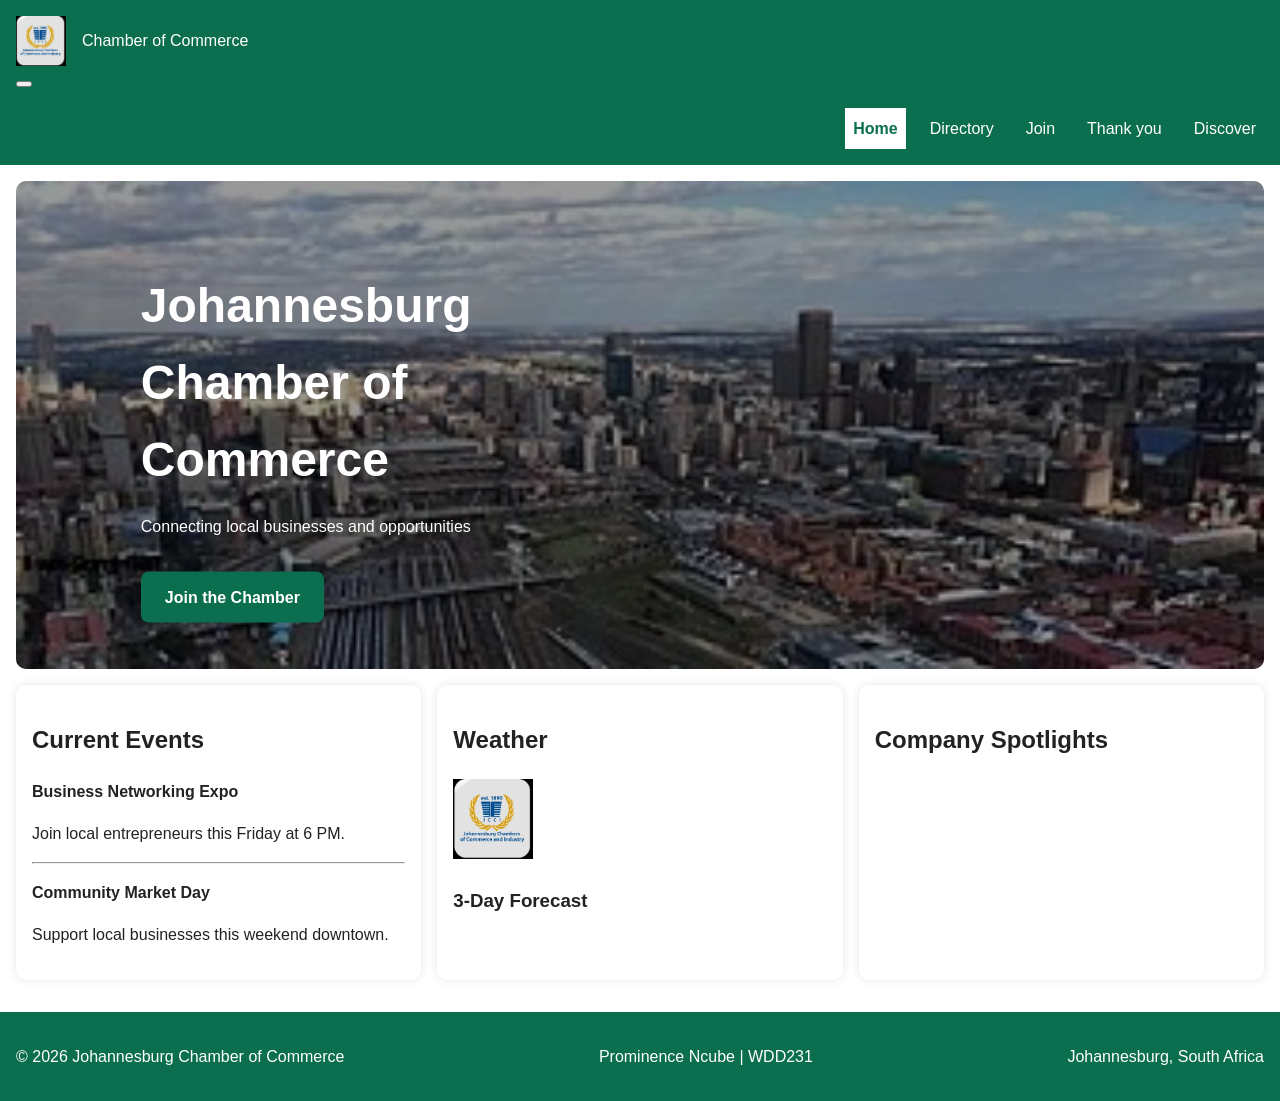
<file: chamber/index.html>
<!DOCTYPE html>
<html lang="en">

<head>
    <meta charset="UTF-8">
    <meta name="viewport" content="width=device-width, initial-scale=1.0">

    <title>Home | Johannesburg Chamber of Commerce</title>

    <meta name="description"
        content="Discover local businesses, events, weather updates, and community opportunities through the Chamber of Commerce website.">

    <meta name="author" content="Prominence Ncube">

    <!-- Open Graph Meta Tags -->
    <meta property="og:title"
        content="Johannesburg Chamber of Commerce Community Hub">

    <meta property="og:description"
        content="Discover local businesses, upcoming events, weather updates, and community opportunities through our Chamber of Commerce website.">

    <meta property="og:image"
        content="https://promella.github.io/wdd231/chamber/images/hero.webp">

    <meta property="og:url"
        content="https://promella.github.io/wdd231/chamber/">

    <meta property="og:type" content="website">

    <!-- Google Fonts -->
    <link rel="preconnect" href="https://fonts.googleapis.com">
    <link rel="preconnect" href="https://fonts.gstatic.com" crossorigin>

    <link href="https://fonts.googleapis.com/css2?family=Roboto:wght@300;400;700&display=swap"
        rel="stylesheet">

    <!-- Favicon -->
    <link rel="icon" href="images/favicon.ico">

    <link rel="stylesheet" href="styles/small.css">
    <link rel="stylesheet" href="styles/larger.css">

    <script src="scripts/home.js" defer></script>
</head>

<body>

    <header>
        <div class="logo">
            <img src="images/logo.webp" alt="Chamber Logo">
            <span>Chamber of Commerce</span>
        </div>

       <button id="menu" aria-label="Open navigation menu"></button>

       <nav class="navigation" aria-label="Main Navigation">
            <a href="index.html" class="active">Home</a>
            <a href="directory.html">Directory</a>
            <a href="join.html">Join</a>
            <a href="thankyou.html">Thank you</a>
            <a href="discover.html">Discover</a>
        </nav>
    </header>

    <main>

       <section class="hero">

    <img src="images/hero.webp"
        alt="City skyline representing the Chamber of Commerce community" loading="lazy">

    <div class="hero-overlay"></div>

    <div class="hero-text">
    <h1>Johannesburg Chamber of Commerce</h1>
    <p>Connecting local businesses and opportunities</p>

        <a href="join.html" class="cta-button">
            Join the Chamber
        </a>
    </div>

</section>

        <!-- HOME GRID -->
        <div class="home-grid">

            <!-- EVENTS -->
            <section class="card">
                <h2>Current Events</h2>

                <p><strong>Business Networking Expo</strong></p>
                <p>Join local entrepreneurs this Friday at 6 PM.</p>

                <hr>

                <p><strong>Community Market Day</strong></p>
                <p>Support local businesses this weekend downtown.</p>
            </section>

            <!-- WEATHER -->
            <section class="card weather-card">
                <h2>Weather</h2>

                <div class="weather-info">
                    <img id="weather-icon" src="images/logo.webp" alt="Weather icon">
                    <p id="current-temp"></p>
                    <p id="weather-desc"></p>
                </div>
                <h3>3-Day Forecast</h3>

                <div id="forecast"></div>
            </section>

            <!-- SPOTLIGHTS -->
            <section class="card spotlight-card">
                <h2>Company Spotlights</h2>

                <div id="spotlights"></div>
            </section>

        </div>

    </main>

   <footer>
    <p>&copy; 2026 Johannesburg Chamber of Commerce</p>
    <p>Prominence Ncube | WDD231</p>
    <p>Johannesburg, South Africa</p>
</footer>
</body>

</html>
</file>
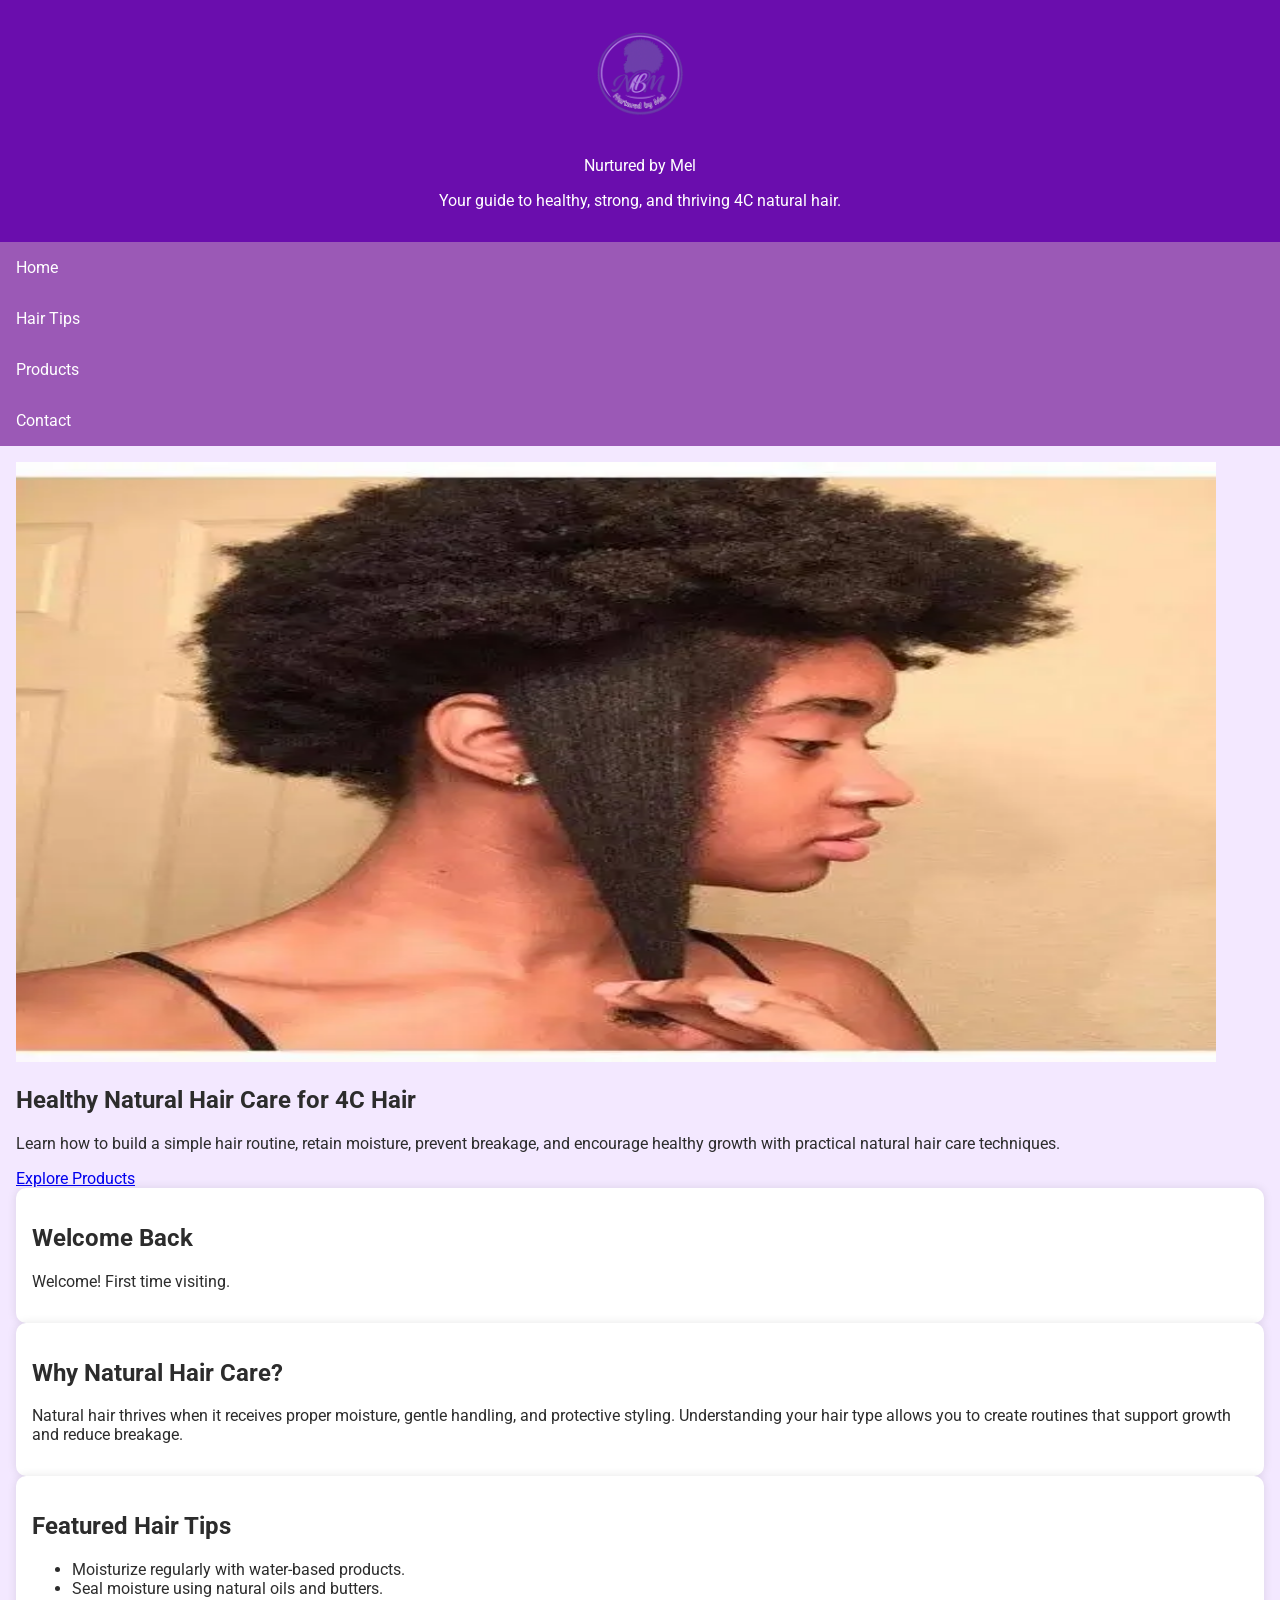
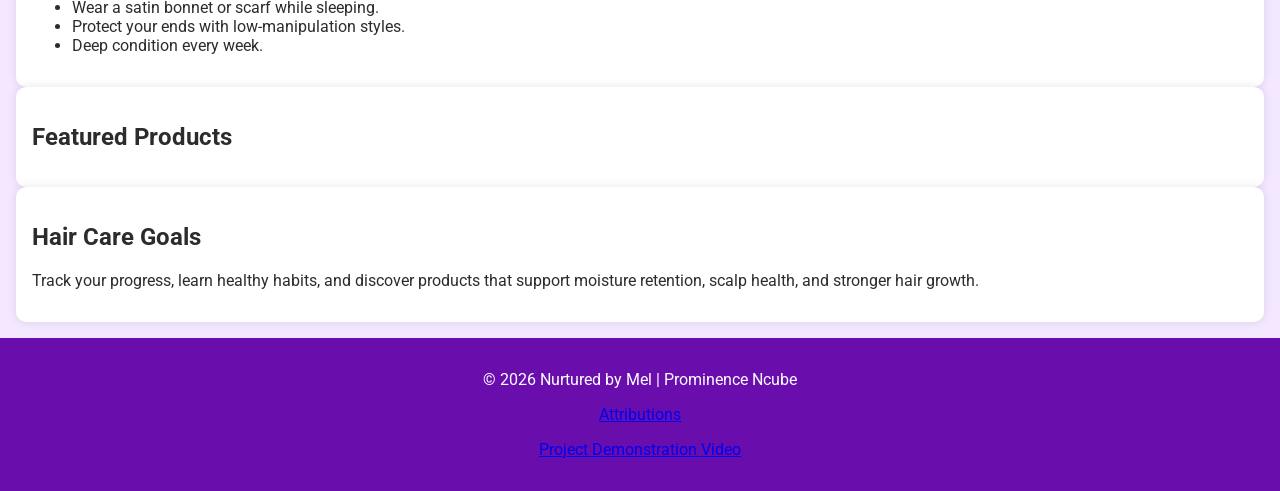
<file: final/index.html>
<!DOCTYPE html>
<html lang="en">
<head>
    <meta charset="UTF-8">
    <meta name="viewport" content="width=device-width, initial-scale=1.0">

    <title>Nurtured by Mel | Natural Hair Care for 4C Hair</title>

    <meta name="description"
        content="Nurtured by Mel provides hair care tips, routines, and trusted product recommendations to help maintain healthy and thriving 4C natural hair.">

    <meta name="author" content="Prominence Ncube">

    <!-- Open Graph -->
    <meta property="og:title"
        content="Nurtured by Mel - Natural Hair Care for 4C Hair">

    <meta property="og:description"
        content="Discover hair care tips, moisturizing routines, protective styles, and trusted products designed to support healthy 4C natural hair growth.">

    <meta property="og:image"
        content="https://promella.github.io/wdd231/final/images/logo.webp">

    <meta property="og:url"
        content="https://promella.github.io/wdd231/final/">

    <meta property="og:type" content="website">

    <link rel="icon" href="images/favicon.ico">

    <!-- Google Fonts -->
    <link rel="preconnect" href="https://fonts.googleapis.com">
    <link rel="preconnect" href="https://fonts.gstatic.com" crossorigin>

    <link
        href="https://fonts.googleapis.com/css2?family=Poppins:wght@400;600&family=Roboto:wght@400;500&display=swap"
        rel="stylesheet">

    <!-- CSS -->
    <link rel="stylesheet" href="styles/base.css">
    <link rel="stylesheet" href="styles/larger.css">

    <!-- JavaScript -->
    <script type="module" src="scripts/home.js"></script>
</head>

<body>

<header>
    <img
        src="images/logo.webp"
        alt="Nurtured by Mel natural hair care logo"
        width="120"
        height="120"
        loading="lazy">

    <div class="branding">
        <p class="site-name">Nurtured by Mel</p>
        <p>Your guide to healthy, strong, and thriving 4C natural hair.</p>
    </div>

    <button
        id="menuBtn"
        aria-label="Open navigation menu"
        aria-expanded="false">
        ☰
    </button>
</header>

<nav id="navMenu">
    <a href="index.html" class="active">Home</a>
    <a href="tips.html">Hair Tips</a>
    <a href="products.html">Products</a>
    <a href="contact.html">Contact</a>
</nav>

<main>

    <section class="hero">
        <img
            src="images/hero.webp"
            alt="Woman with healthy natural 4C hair"
            width="1200"
            height="600">

        <div class="hero-content">
            <h1>Healthy Natural Hair Care for 4C Hair</h1>

            <p>
                Learn how to build a simple hair routine, retain moisture,
                prevent breakage, and encourage healthy growth with
                practical natural hair care techniques.
            </p>

            <a href="products.html" class="button">
                Explore Products
            </a>
        </div>
    </section>

    <section class="card">
        <h2>Welcome Back</h2>

        <p id="visit-msg">
            Welcome to Nurtured by Mel. We are happy to help you
            on your natural hair journey.
        </p>
    </section>

    <section class="card">
        <h2>Why Natural Hair Care?</h2>

        <p>
            Natural hair thrives when it receives proper moisture,
            gentle handling, and protective styling. Understanding
            your hair type allows you to create routines that support
            growth and reduce breakage.
        </p>
    </section>

    <section class="card">
        <h2>Featured Hair Tips</h2>

        <ul>
            <li>Moisturize regularly with water-based products.</li>
            <li>Seal moisture using natural oils and butters.</li>
            <li>Wear a satin bonnet or scarf while sleeping.</li>
            <li>Protect your ends with low-manipulation styles.</li>
            <li>Deep condition every week.</li>
        </ul>
    </section>

    <section class="card">
        <h2>Featured Products</h2>

        <div id="featured-products">
            <!-- Generated by JavaScript from products.json -->
        </div>
    </section>

    <section class="card">
        <h2>Hair Care Goals</h2>

        <p>
            Track your progress, learn healthy habits, and discover
            products that support moisture retention, scalp health,
            and stronger hair growth.
        </p>
    </section>

</main>

<footer>
    <p>&copy; 2026 Nurtured by Mel | Prominence Ncube</p>

    <p>
        <a href="attributions.html">Attributions</a>
    </p>

    <p>
        <a
            href="https://www.youtube.com/"
            target="_blank"
            rel="noopener noreferrer">
            Project Demonstration Video
        </a>
    </p>
</footer>

</body>
</html>
</file>
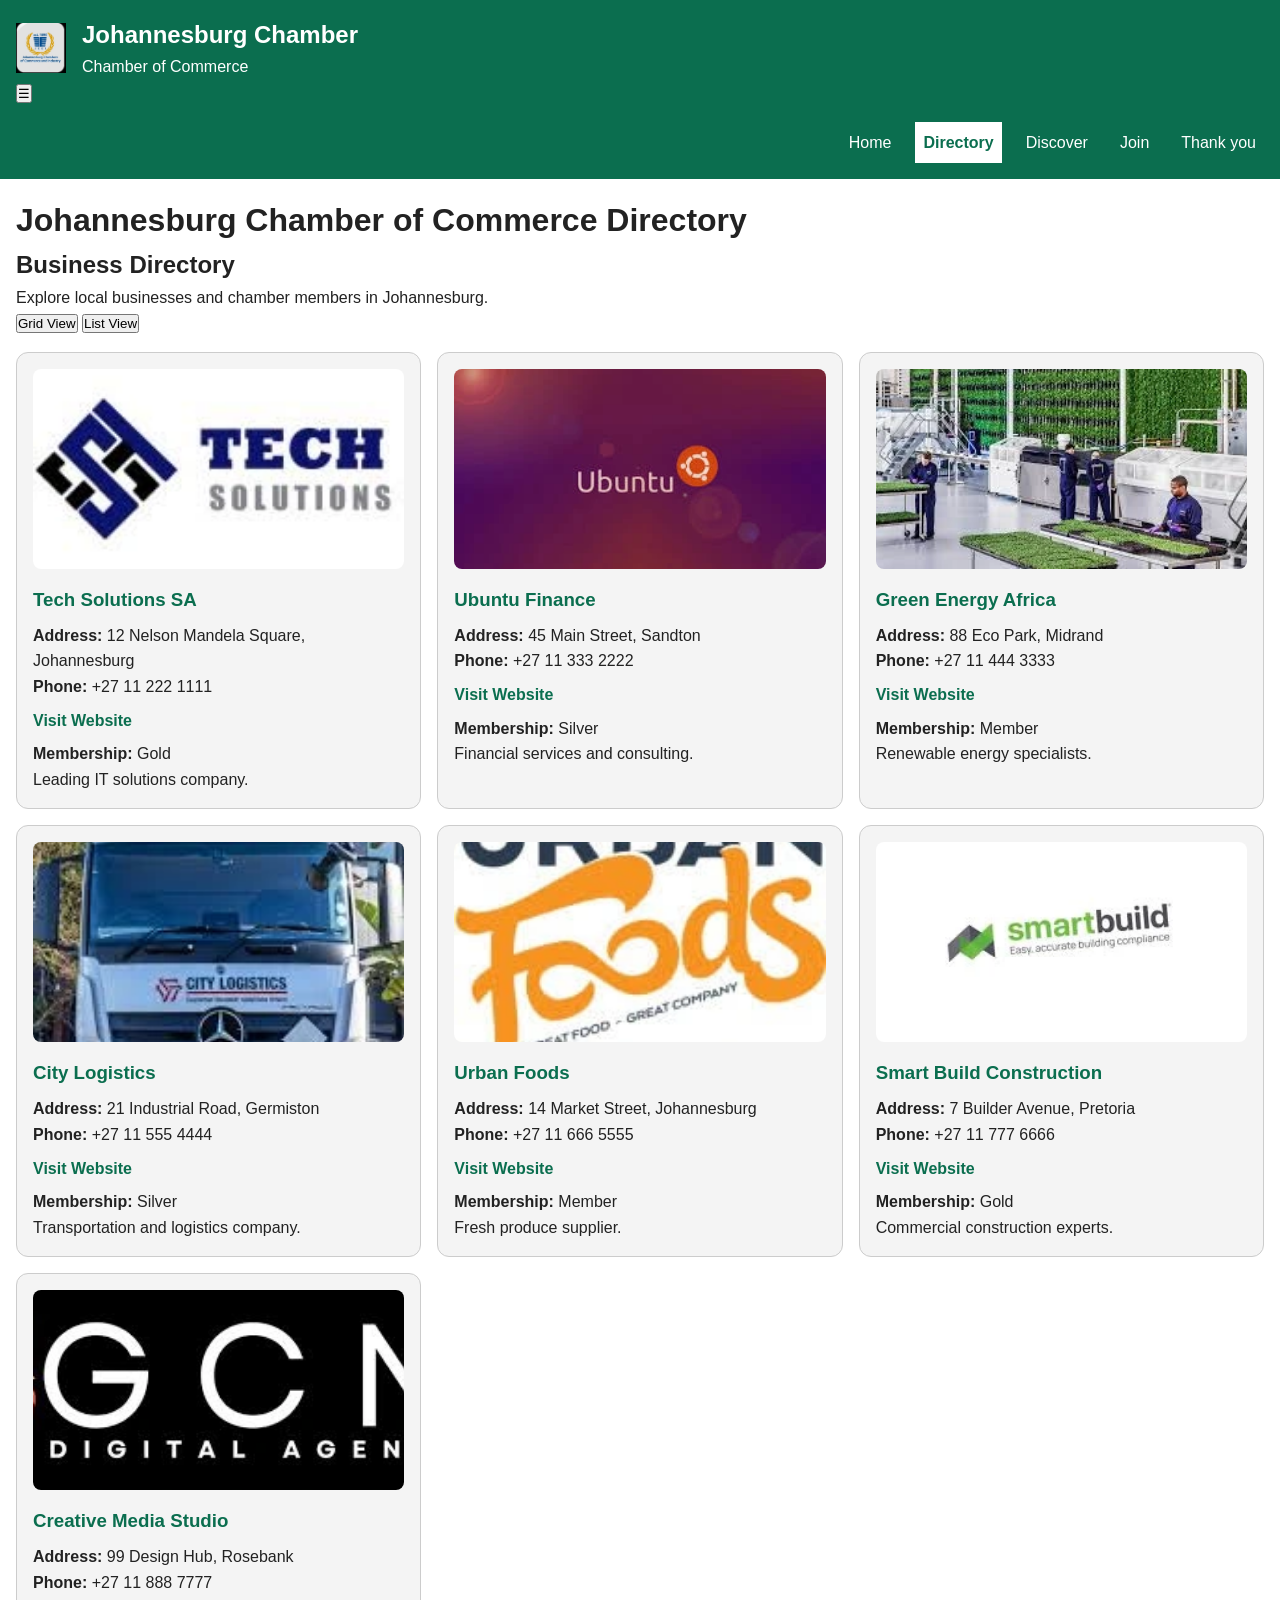
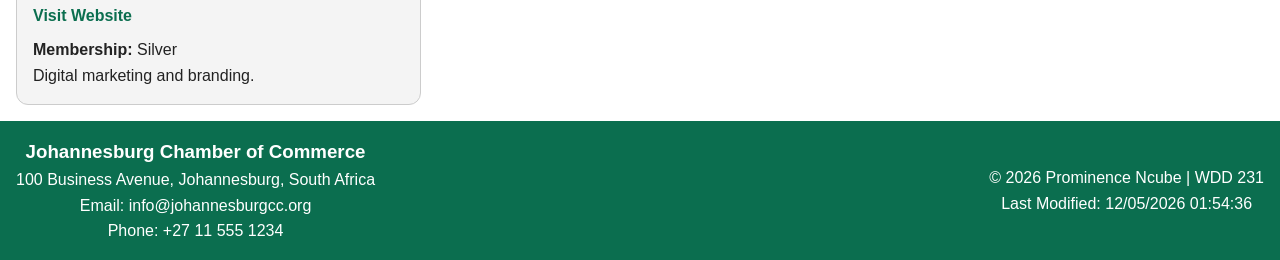
<file: chamber/directory.html>
<!DOCTYPE html>
<html lang="en">
<head>

    <meta charset="UTF-8">

    <meta name="viewport" content="width=device-width, initial-scale=1.0">

    <title>Johannesburg Chamber of Commerce Business Directory</title>

    <meta name="description"
        content="Official business directory for the Johannesburg Chamber of Commerce. Discover verified local businesses, services, and chamber members in Johannesburg.">

    <meta name="author" content="Prominence Ncube">

    <!-- Google Fonts -->
    <link rel="preconnect" href="https://fonts.googleapis.com">
    <link rel="preconnect" href="https://fonts.gstatic.com" crossorigin>
    <link href="https://fonts.googleapis.com/css2?family=Roboto:wght@300;400;700&display=swap" rel="stylesheet">

    <!-- Favicon -->
    <link rel="icon" href="images/favicon.ico">

    <!-- Open Graph Meta Tags -->
    <meta property="og:title"
        content="Johannesburg Chamber of Commerce Business Directory">

    <meta property="og:description"
        content="Discover verified local businesses, services, and trusted chamber members in Johannesburg. Connect, grow, and explore opportunities.">

    <meta property="og:image"
        content="https://promella.github.io/wdd231/chamber/images/johannesburg.skyline.2017.jpg">

    <meta property="og:url"
        content="https://promella.github.io/wdd231/chamber/directory.html">

    <meta property="og:type" content="website">

    <!-- CSS -->
    <link rel="stylesheet" href="styles/normalize.css">
    <link rel="stylesheet" href="styles/small.css">
    <link rel="stylesheet" href="styles/larger.css">

    <!-- JavaScript -->
    <script src="scripts/directory.js" defer></script>

</head>

<body>

    <header>

        <div class="logo">

            <img src="images/logo.webp"
                alt="Johannesburg Chamber Logo"
                width="60"
                height="60">

            <div>
                <h2>Johannesburg Chamber</h2>
                <p>Chamber of Commerce</p>
            </div>

        </div>

        <button id="menu" aria-label="Open Navigation Menu">
            ☰
        </button>

        <nav class="navigation">

            <a href="index.html">Home</a>

            <a href="directory.html" class="active">Directory</a>

            <a href="discover.html">Discover</a>

            <a href="join.html">Join</a>
            <a href="thankyou.html">Thank you</a>
        </nav>

    </header>

    <main>

        <h1>Johannesburg Chamber of Commerce Directory</h1>

        <section class="directory-header">

            <h2>Business Directory</h2>

            <p>
                Explore local businesses and chamber members in Johannesburg.
            </p>

        </section>

        <div class="view-buttons">

            <button id="gridBtn">Grid View</button>

            <button id="listBtn">List View</button>

        </div>

        <section id="members" class="grid">
            <!-- JavaScript loads business cards here -->
        </section>

    </main>

    <footer>

        <div class="footer-info">

            <h3>Johannesburg Chamber of Commerce</h3>

            <p>100 Business Avenue, Johannesburg, South Africa</p>

            <p>Email: info@johannesburgcc.org</p>

            <p>Phone: +27 11 555 1234</p>

        </div>

        <div class="footer-dev">

            <p>
                &copy;
                <span id="year"></span>
                Prominence Ncube | WDD 231
            </p>

            <p id="lastModified"></p>

        </div>

    </footer>

</body>
</html>
</file>
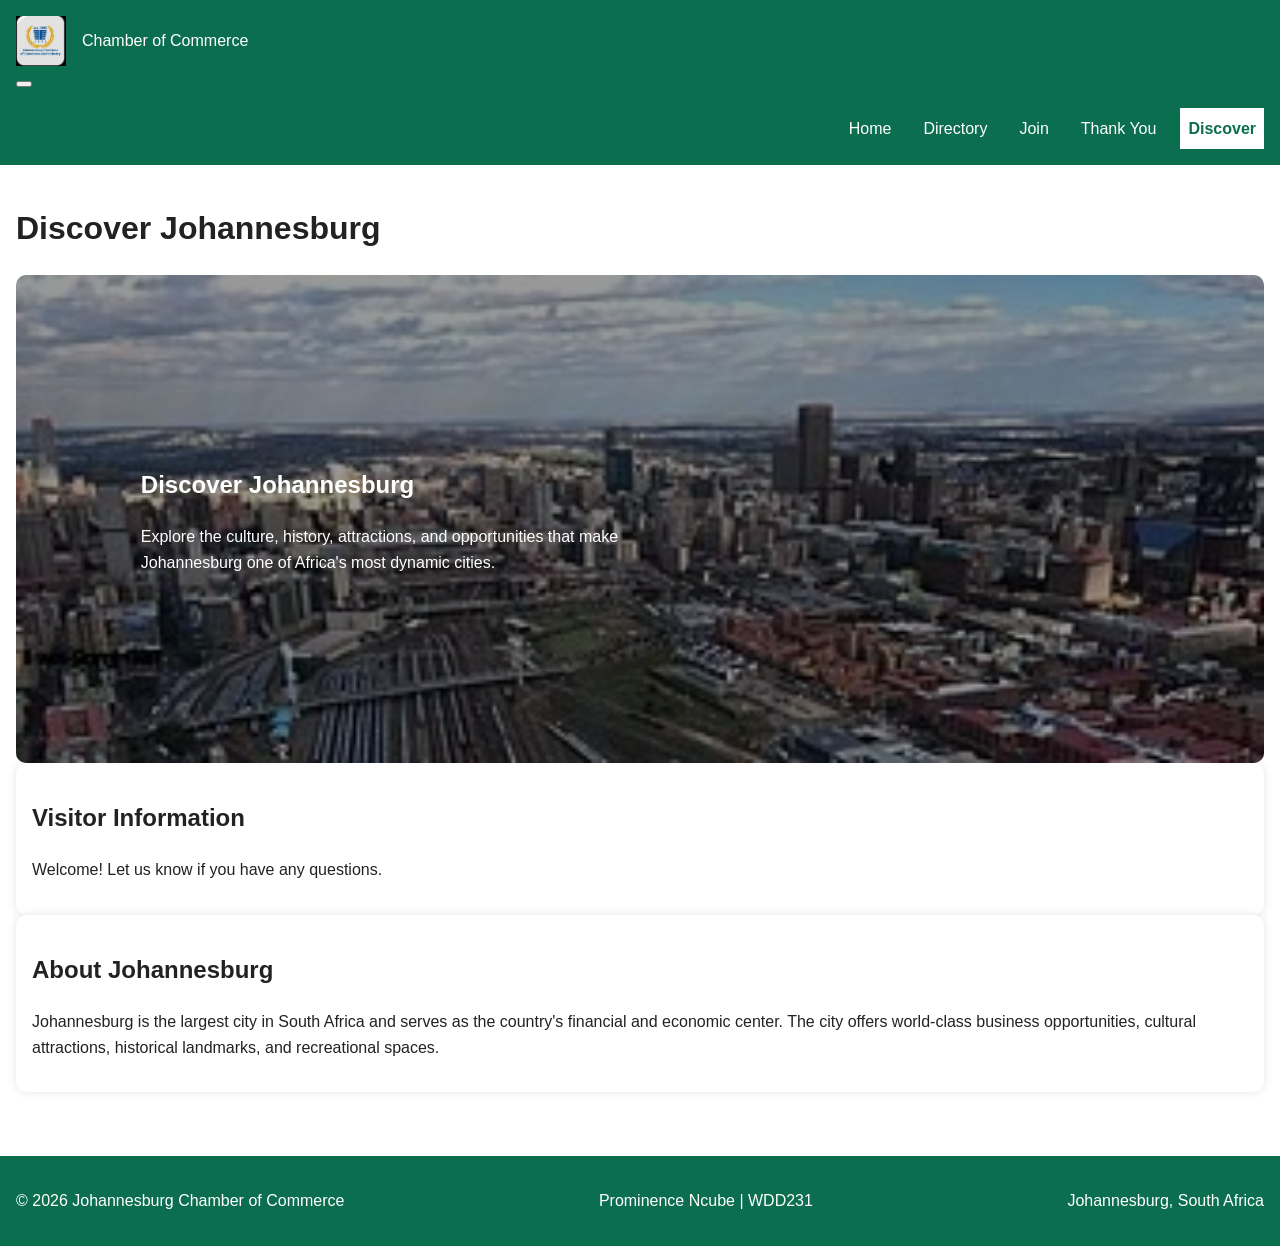
<file: chamber/discover.html>
<!DOCTYPE html>

<html lang="en">

<head>
    <meta charset="UTF-8">
    <meta name="viewport" content="width=device-width, initial-scale=1.0">


    <title>Discover | Johannesburg Chamber of Commerce</title>

    <meta name="description"
        content="Discover attractions, landmarks, history, culture, and opportunities in Johannesburg, South Africa.">

    <meta name="author" content="Prominence Ncube">

    <!-- Open Graph Meta Tags -->
    <meta property="og:title"
        content="Discover Johannesburg | Chamber of Commerce">

    <meta property="og:description"
        content="Explore attractions, landmarks, history, and culture in Johannesburg.">

    <meta property="og:image"
        content="https://promella.github.io/wdd231/chamber/images/hero.webp">

    <meta property="og:url"
        content="https://promella.github.io/wdd231/chamber/discover.html">

    <meta property="og:type" content="website">

    <!-- Google Fonts -->
    <link rel="preconnect" href="https://fonts.googleapis.com">
    <link rel="preconnect" href="https://fonts.gstatic.com" crossorigin>

    <link href="https://fonts.googleapis.com/css2?family=Roboto:wght@300;400;700&display=swap"
        rel="stylesheet">

    
    <link rel="icon" href="images/favicon.ico">

   
    <link rel="stylesheet" href="styles/small.css">
    <link rel="stylesheet" href="styles/larger.css">

    <link rel="stylesheet" href="styles/discover.css">

    
    <script src="scripts/home.js" defer></script>

   
    <script type="module" src="scripts/discover.js" defer></script>

 </head>

<body>


<header>
    <div class="logo">
        <img src="images/logo.webp" alt="Chamber Logo">
        <span>Chamber of Commerce</span>
    </div>

    <button id="menu" aria-label="Open navigation menu"></button>

    <nav class="navigation" aria-label="Main Navigation">
        <a href="index.html">Home</a>
        <a href="directory.html">Directory</a>
        <a href="join.html">Join</a>
        <a href="thankyou.html">Thank You</a>
        <a href="discover.html" class="active">Discover</a>
    </nav>
</header>

<main>

    <h1>Discover Johannesburg</h1>
    
    <section class="hero">

        <img src="images/hero.webp"alt="Johannesburg skyline"
     width="1200"
     height="600"
     loading="lazy">

        <div class="hero-overlay"></div>

        <div class="hero-text">
            <h2>Discover Johannesburg</h2>

            <p>
                Explore the culture, history, attractions,
                and opportunities that make Johannesburg one
                of Africa's most dynamic cities.
            </p>
        </div>

    </section>

    <section class="card visit-message">
        <h2>Visitor Information</h2>
        <p id="visitor-message">
            Welcome! Let us know if you have any questions.
        </p>
    </section>

    <section class="card">
        <h2>About Johannesburg</h2>

        <p>
            Johannesburg is the largest city in South Africa and
            serves as the country's financial and economic center.
            The city offers world-class business opportunities,
            cultural attractions, historical landmarks, and
            recreational spaces.
        </p>
    </section>
<section
    id="discover-grid"
    class="discover-grid"
    aria-label="Johannesburg places of interest">
</section>
</main>

<footer>
    <p>&copy; 2026 Johannesburg Chamber of Commerce</p>
    <p>Prominence Ncube | WDD231</p>
    <p>Johannesburg, South Africa</p>
</footer>


</body>

</html>
</file>
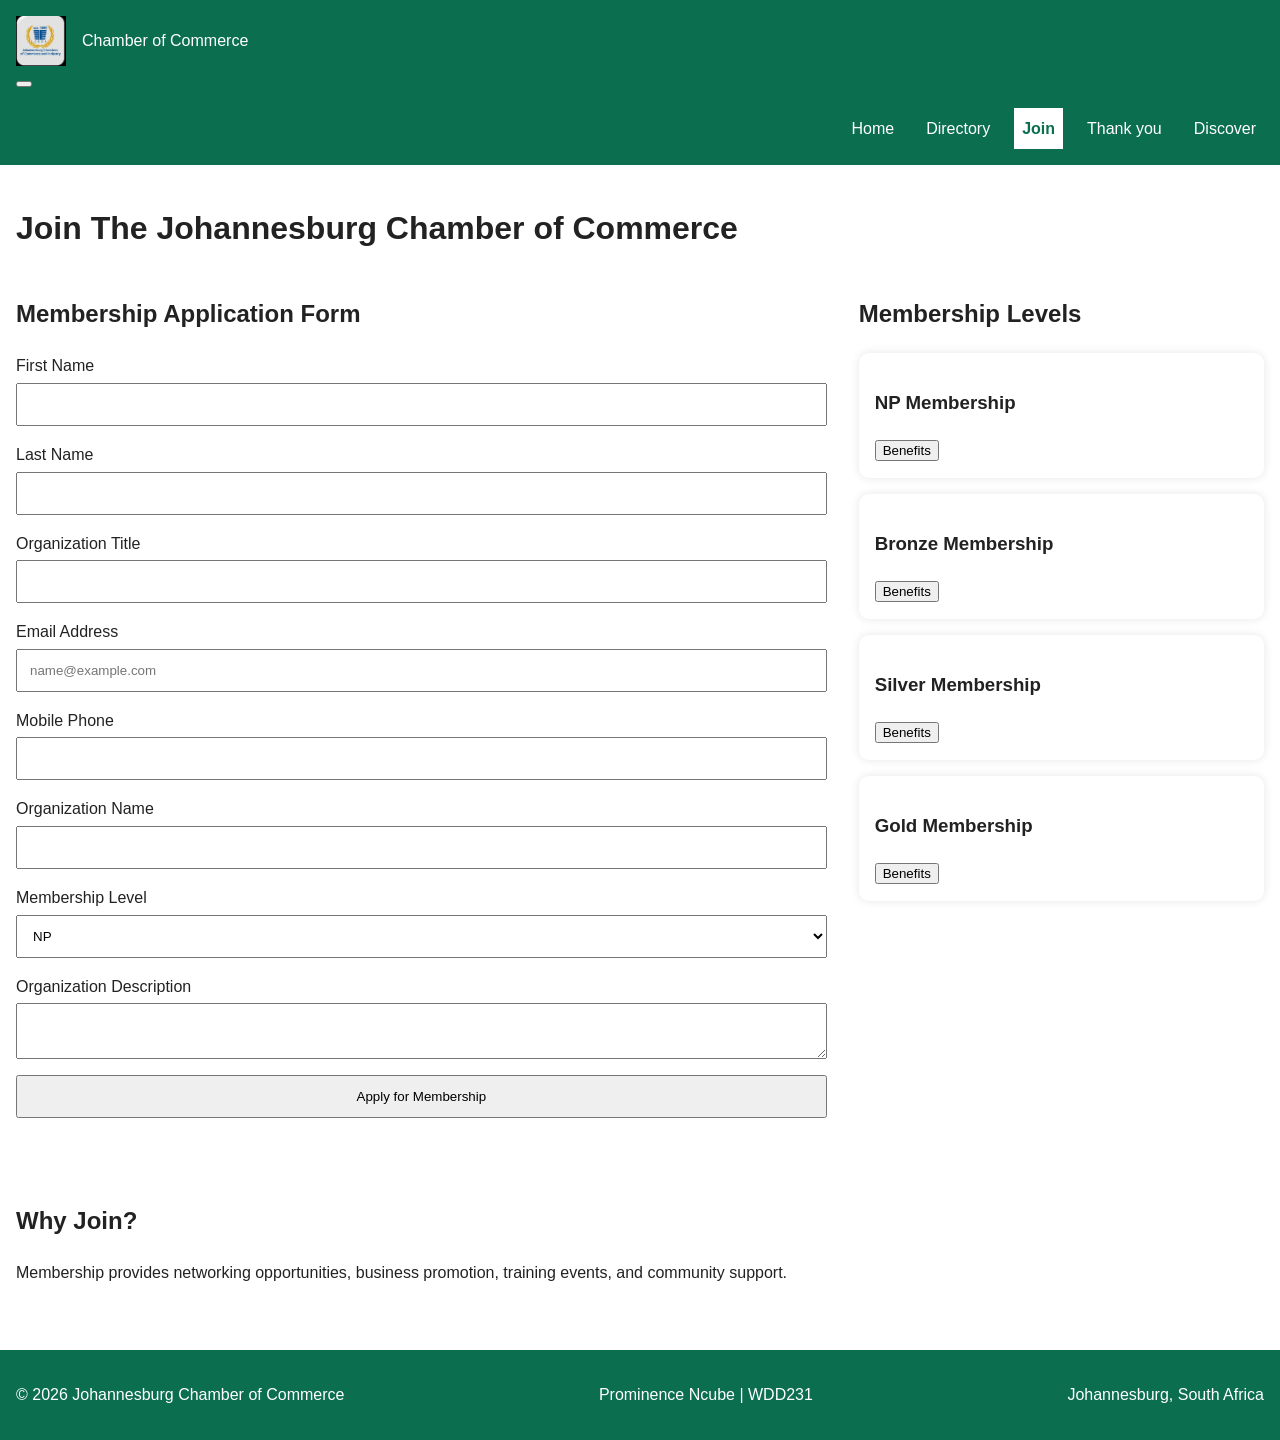
<file: chamber/join.html>
<!DOCTYPE html>
<html lang="en">
<head>
<meta charset="UTF-8">
<meta name="viewport" content="width=device-width, initial-scale=1.0">

<title>Join The Johannesburg Chamber of Commerce</title>

<meta name="description" content="Join the Johannesburg Chamber of Commerce to access networking events, business support, training, and growth opportunities.">
<meta name="author" content="Prominence Ncube">

<!-- Open Graph -->
<meta property="og:title" content="Join Johannesburg Chamber of Commerce Membership">
<meta property="og:description" content="Apply for membership and unlock networking, business growth, and exclusive chamber opportunities in Johannesburg.">
<meta property="og:image" content="https://promella.github.io/wdd231/chamber/images/johannesburg.skyline.2017.jpg">
<meta property="og:url" content="https://promella.github.io/wdd231/chamber/join.html">

<!-- Fonts -->
<link rel="preconnect" href="https://fonts.googleapis.com">
<link rel="preconnect" href="https://fonts.gstatic.com" crossorigin>
<link href="https://fonts.googleapis.com/css2?family=Roboto:wght@300;400;700&display=swap" rel="stylesheet">

<!-- Favicon -->
<link rel="icon" href="images/favicon.ico">

<link rel="stylesheet" href="styles/small.css">
<link rel="stylesheet" href="styles/larger.css">

<script src="scripts/join.js" defer></script>
</head>

<body>

<header>
    <div class="logo">
        <img src="images/logo.webp" alt="Chamber Logo">
        <span>Chamber of Commerce</span>
    </div>

    <button id="menu" aria-label="Open navigation menu"></button>

    <nav class="navigation">
        <a href="index.html">Home</a>
        <a href="directory.html">Directory</a>
        <a href="join.html" class="active">Join</a>
        <a href="thankyou.html">Thank you</a>
        <a href="discover.html">Discover</a>
    </nav>
</header>

<main>

<h1>Join The Johannesburg Chamber of Commerce</h1>

<div class="join-container">

    <!-- FORM -->
    <section class="application-form">
        <h2>Membership Application Form</h2>

        <form method="get" action="thankyou.html">

           <label>
                First Name
                <input 
                    type="text" 
                    name="fname" 
                    autocomplete="given-name" 
                    title="Enter your first name"
                    required
                >
            </label>

            <label>
                Last Name
                <input 
                    type="text" 
                    name="lname" 
                    autocomplete="family-name" 
                    title="Enter your last name"
                    required
                >
            </label>
                        <label>
                Organization Title
                <input
                    type="text"
                    name="organization-title"
                    autocomplete="organization-title"
                    pattern="^[A-Za-z\s\-]{7,100}$"
                    title="Only letters, hyphens, spaces and minimum length 7 characters"
                    required
                >
            </label>
            <label>
                Email Address
                <input 
                    type="email"
                    name="email"
                    autocomplete="email"
                    placeholder="name@example.com"
                    title="Enter a valid email address"
                    required
                >
            </label>

            <label>
                Mobile Phone
                <input 
                    type="tel"
                    name="phone"
                    autocomplete="tel"
                    title="Enter your mobile phone number"
                    required
                >
            </label>

            <label>
                    Organization Name
                    <input 
                        type="text" 
                        name="organization" 
                        autocomplete="organization"
                        title="Enter your organization name"
                        required
                    >
            </label>
           

            <label>
                Membership Level
                <select name="membership">
                    <option value="np">NP</option>
                    <option value="bronze">Bronze</option>
                    <option value="silver">Silver</option>
                    <option value="gold">Gold</option>
                </select>
            </label>

            <label>
                Organization Description
                <textarea name="description" title="Describe your organization"></textarea>
            </label>

            <input type="hidden" id="timestamp" name="timestamp">

            <input type="submit" value="Apply for Membership">

        </form>
    </section>

    <!-- MEMBERSHIP LEVELS -->
    <section class="membership-levels">
        <h2>Membership Levels</h2>

        <div class="membership-cards">

            <div class="card membership-card">
                <h3>NP Membership</h3>
                <button type="button" data-modal="npModal">Benefits</button>
            </div>

            <div class="card membership-card">
                <h3>Bronze Membership</h3>
                <button type="button" data-modal="bronzeModal">Benefits</button>
            </div>

            <div class="card membership-card">
                <h3>Silver Membership</h3>
                <button type="button" data-modal="silverModal">Benefits</button>
            </div>

            <div class="card membership-card">
                <h3>Gold Membership</h3>
                <button type="button" data-modal="goldModal">Benefits</button>
            </div>

        </div>
    </section>

    <!-- INFO -->
    <section class="membership-info">
        <h2>Why Join?</h2>
        <p>
            Membership provides networking opportunities,
            business promotion, training events, and community support.
        </p>
    </section>

</div>

<!-- MODALS -->
<dialog id="npModal">
    <h2>NP Membership</h2>
    <p>No fee. Community networking opportunities.</p>
    <button type="button" class="close-modal">Close</button>
</dialog>

<dialog id="bronzeModal">
    <h2>Bronze Membership</h2>
    <p>Event discounts and directory listing.</p>
    <button type="button" class="close-modal">Close</button>
</dialog>

<dialog id="silverModal">
    <h2>Silver Membership</h2>
    <p>Advertising opportunities and training events.</p>
    <button type="button" class="close-modal">Close</button>
</dialog>

<dialog id="goldModal">
    <h2>Gold Membership</h2>
    <p>Premium spotlight advertising and VIP networking.</p>
    <button type="button" class="close-modal">Close</button>
</dialog>

</main>

<footer>
<p>&copy; 2026 Johannesburg Chamber of Commerce</p>
<p>Prominence Ncube | WDD231</p>
<p>Johannesburg, South Africa</p>
</footer>

</body>
</html>
</file>
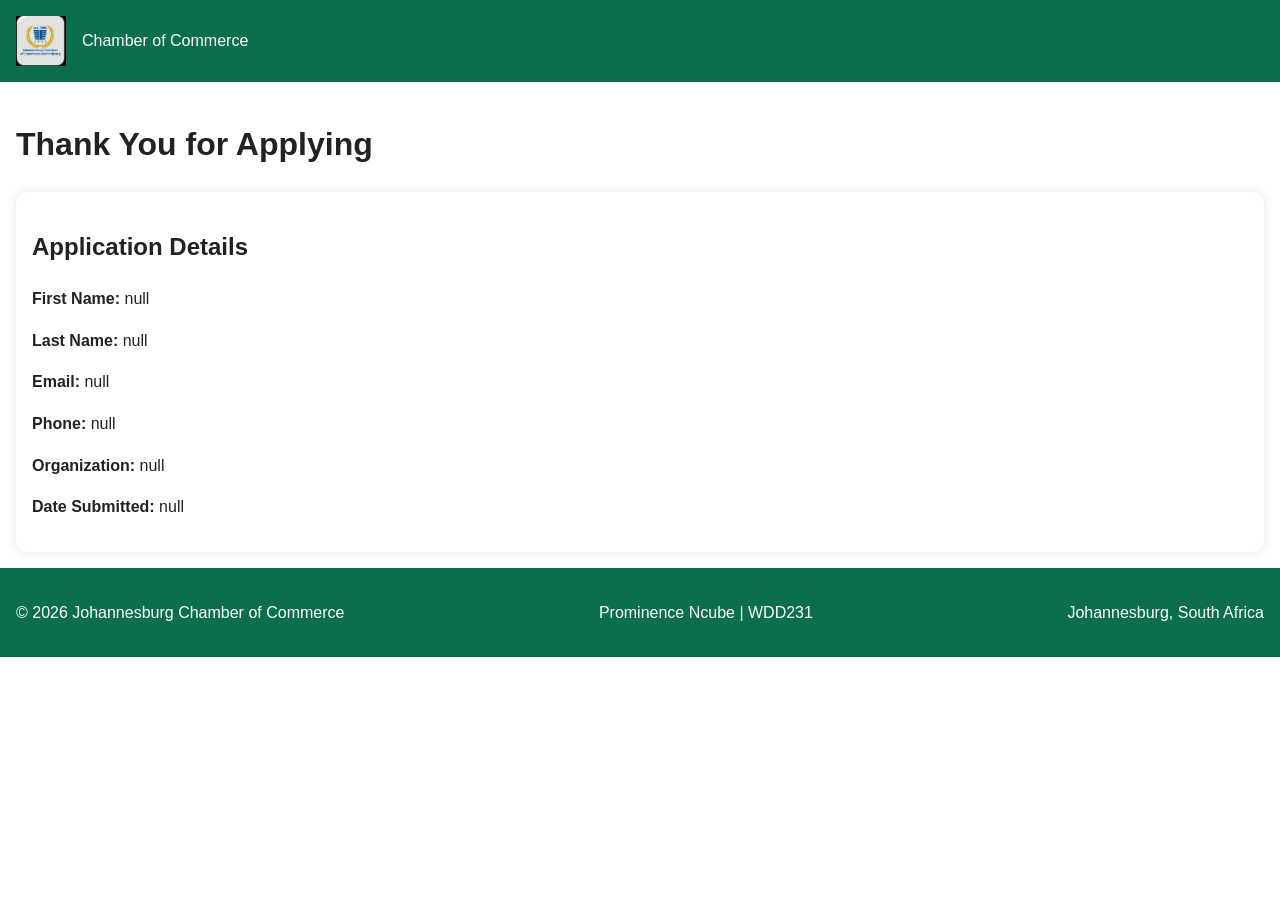
<file: chamber/thankyou.html>
<!DOCTYPE html>

<html lang="en">

<head>
        <meta charset="UTF-8">
        <meta name="viewport" content="width=device-width, initial-scale=1.0">


    <title>Thank You | Johannesburg Chamber of Commerce</title>

    <meta name="description"
        content="Thank you for submitting your membership application to the Johannesburg Chamber of Commerce.">

    <meta name="author" content="Prominence Ncube">

    <link rel="icon" href="images/favicon.ico">

    <link rel="stylesheet" href="styles/small.css">
    <link rel="stylesheet" href="styles/larger.css">

    <script src="scripts/thankyou.js" defer></script>


</head>

<body>


<header>
    <div class="logo">
        <img src="images/logo.webp"
            alt="Chamber Logo"
            width="50"
            height="50">

        <span>Chamber of Commerce</span>
    </div>
</header>

<main>

    <h1>Thank You for Applying</h1>

    <section class="card">

        <h2>Application Details</h2>

        <div id="results"></div>

    </section>

</main>

<footer>
    <p>&copy; 2026 Johannesburg Chamber of Commerce</p>
    <p>Prominence Ncube | WDD231</p>
    <p>Johannesburg, South Africa</p>
</footer>


</body>

</html>
</file>
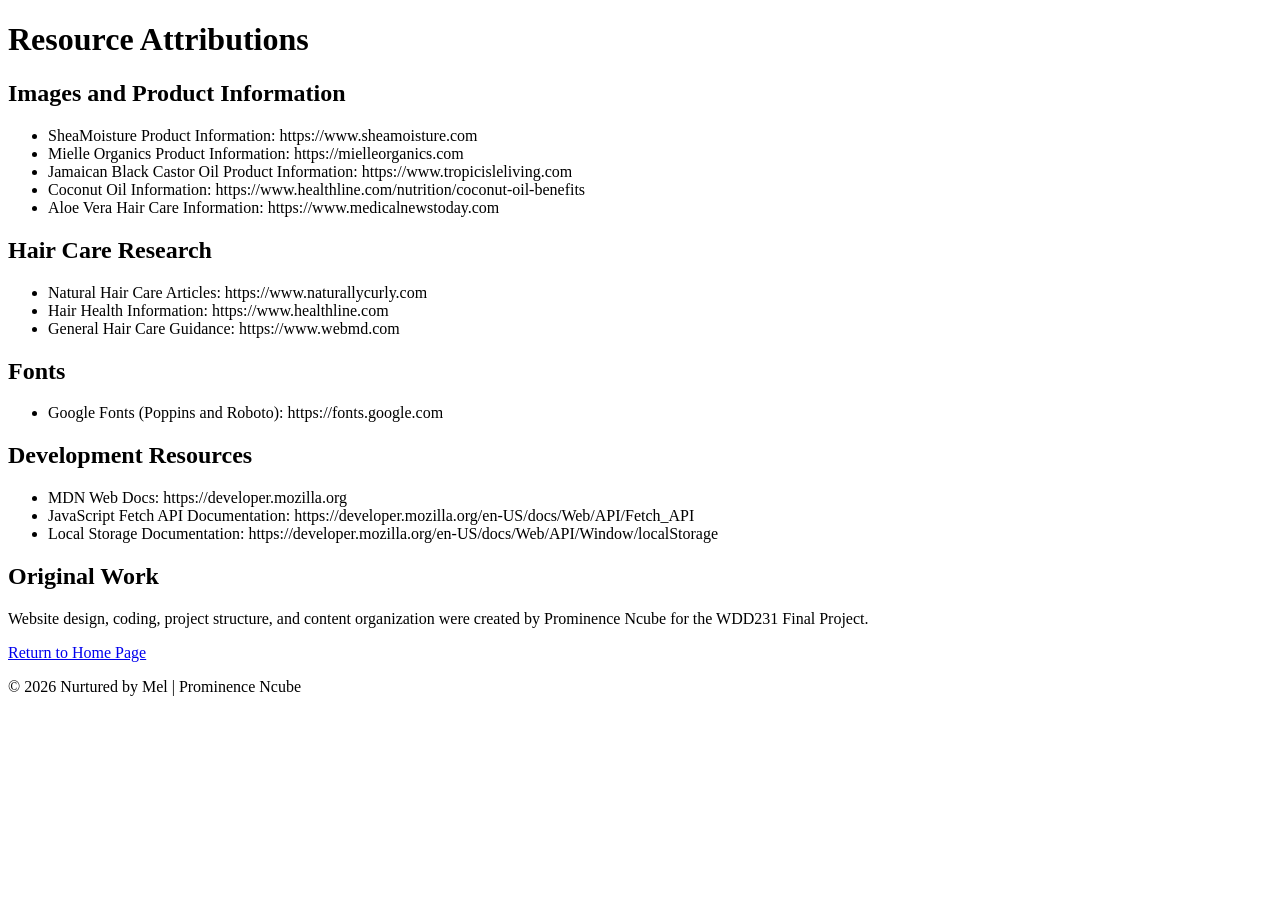
<file: final/attributions.html>
<!DOCTYPE html>
<html lang="en">
<head>
    <meta charset="UTF-8">
    <meta name="viewport" content="width=device-width, initial-scale=1.0">

    <title>Attributions | Nurtured by Mel</title>

    <meta name="description" content="Sources and attributions for content, images, and resources used in the Nurtured by Mel website project.">
    <meta name="author" content="Prominence Ncube">

    <link rel="icon" href="images/favicon.ico">
</head>
<body>

<header>
    <h1>Resource Attributions</h1>
</header>

<main>

    <section>
        <h2>Images and Product Information</h2>

        <ul>
            <li>
                SheaMoisture Product Information:
                https://www.sheamoisture.com
            </li>

            <li>
                Mielle Organics Product Information:
                https://mielleorganics.com
            </li>

            <li>
                Jamaican Black Castor Oil Product Information:
                https://www.tropicisleliving.com
            </li>

            <li>
                Coconut Oil Information:
                https://www.healthline.com/nutrition/coconut-oil-benefits
            </li>

            <li>
                Aloe Vera Hair Care Information:
                https://www.medicalnewstoday.com
            </li>
        </ul>
    </section>

    <section>
        <h2>Hair Care Research</h2>

        <ul>
            <li>
                Natural Hair Care Articles:
                https://www.naturallycurly.com
            </li>

            <li>
                Hair Health Information:
                https://www.healthline.com
            </li>

            <li>
                General Hair Care Guidance:
                https://www.webmd.com
            </li>
        </ul>
    </section>

    <section>
        <h2>Fonts</h2>

        <ul>
            <li>
                Google Fonts (Poppins and Roboto):
                https://fonts.google.com
            </li>
        </ul>
    </section>

    <section>
        <h2>Development Resources</h2>

        <ul>
            <li>
                MDN Web Docs:
                https://developer.mozilla.org
            </li>

            <li>
                JavaScript Fetch API Documentation:
                https://developer.mozilla.org/en-US/docs/Web/API/Fetch_API
            </li>

            <li>
                Local Storage Documentation:
                https://developer.mozilla.org/en-US/docs/Web/API/Window/localStorage
            </li>
        </ul>
    </section>

    <section>
        <h2>Original Work</h2>

        <p>
            Website design, coding, project structure, and content organization
            were created by Prominence Ncube for the WDD231 Final Project.
        </p>
    </section>

</main>

<footer>
    <p>
        <a href="index.html">Return to Home Page</a>
    </p>

    <p>&copy; 2026 Nurtured by Mel | Prominence Ncube</p>
</footer>

</body>
</html>
</file>
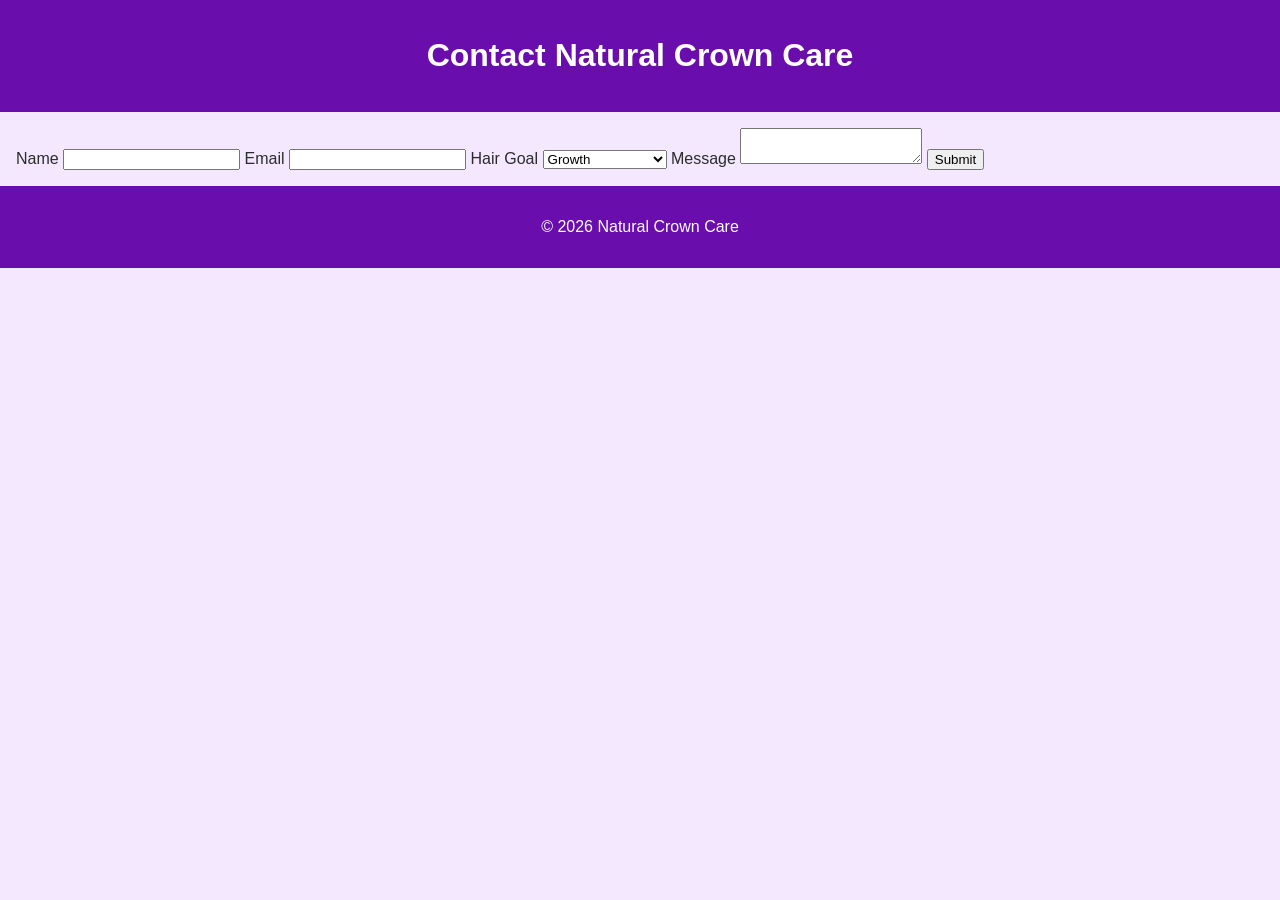
<file: final/contact.html>
<!DOCTYPE html>
<html lang="en">
<head>
<meta charset="UTF-8">
<meta name="viewport"
content="width=device-width, initial-scale=1.0">

<title>Contact Us</title>

<meta name="description"
content="Contact Natural Crown Care">

<meta name="author"
content="Prominence Ncube">

<link rel="stylesheet"
href="styles/base.css">
</head>

<body>

<header>
<h1>Contact Natural Crown Care</h1>
</header>

<main>

<form action="thankyou.html"
method="get">

<label>
Name
<input type="text"
name="name"
required>
</label>

<label>
Email
<input type="email"
name="email"
required>
</label>

<label>
Hair Goal

<select name="goal">

<option>Growth</option>

<option>Moisture</option>

<option>Length Retention</option>

</select>

</label>

<label>
Message

<textarea
name="message"></textarea>

</label>

<input type="submit"
value="Submit">

</form>

</main>

<footer>
<p>&copy; 2026 Natural Crown Care</p>
</footer>

</body>
</html>
</file>
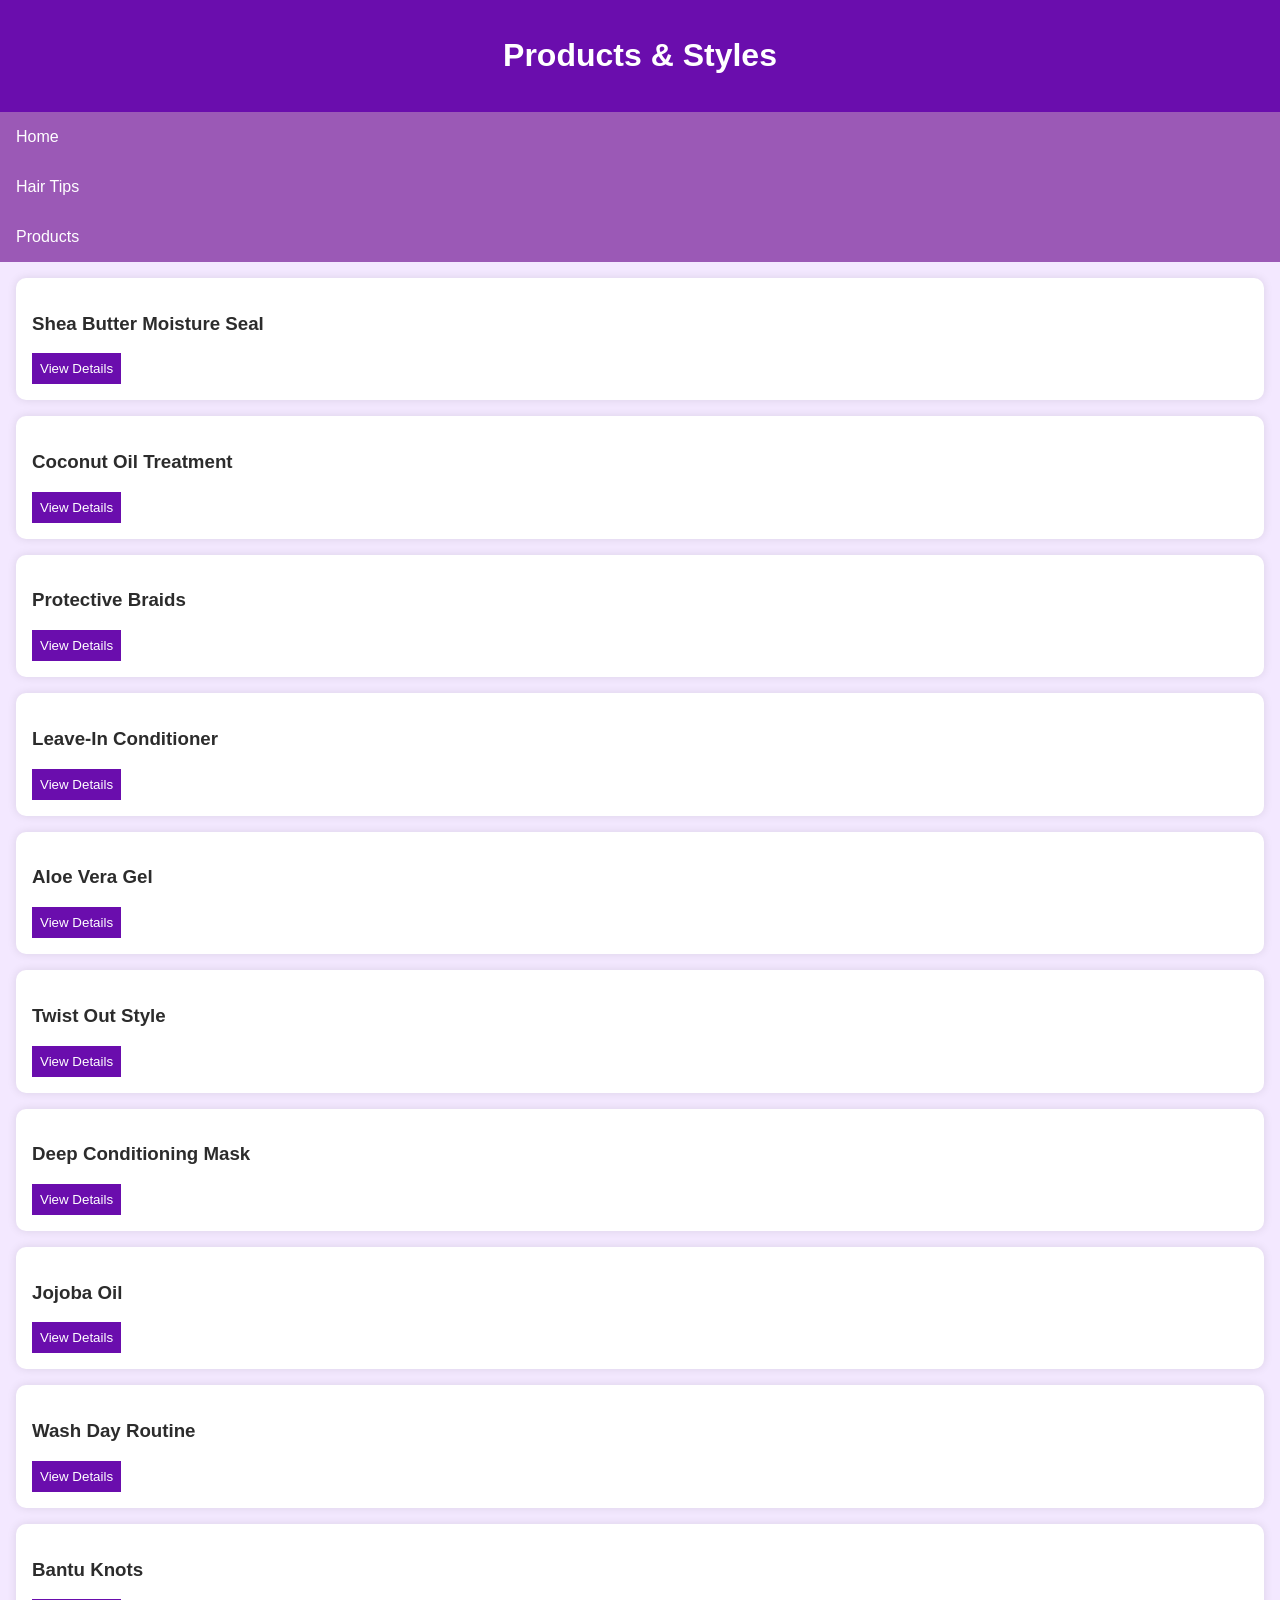
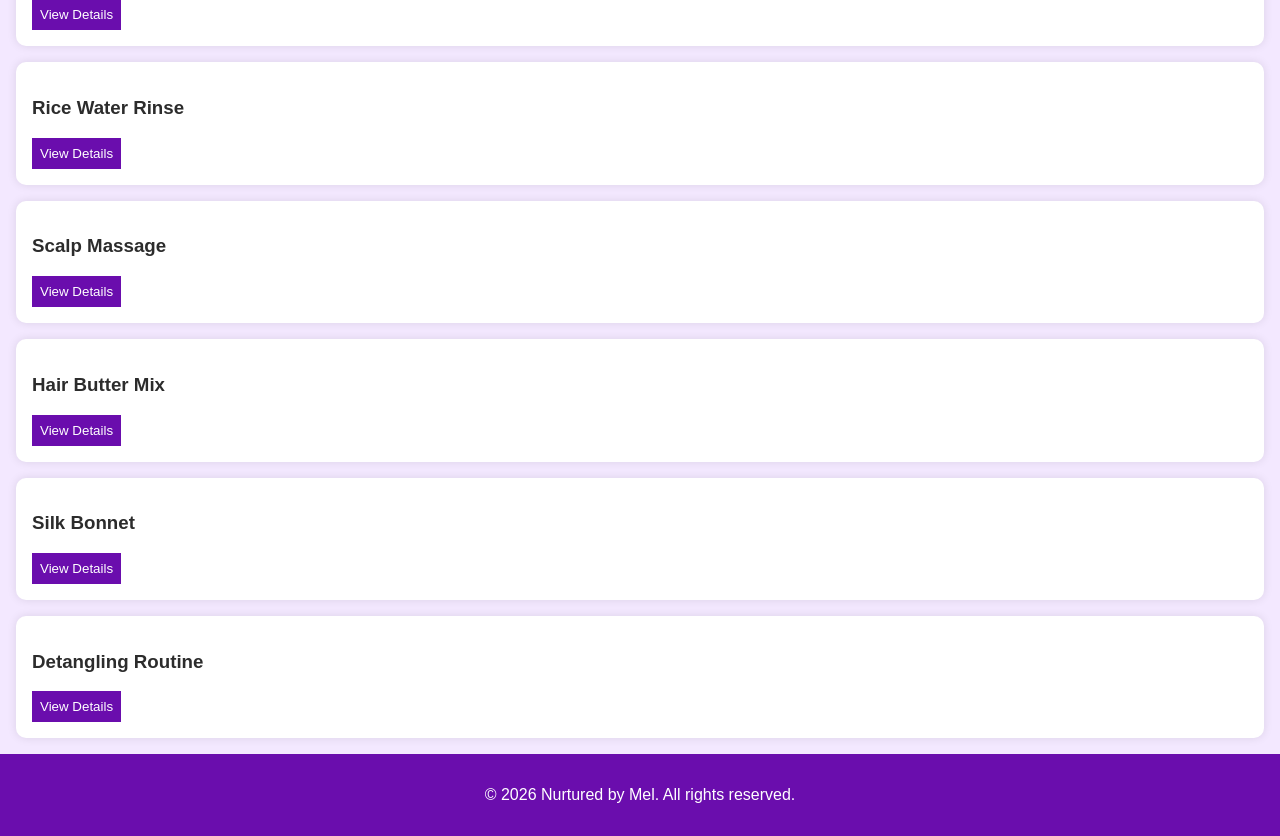
<file: final/products.html>
<!DOCTYPE html>
<html lang="en">
<head>
<meta charset="UTF-8">
<title>Products & Styles</title>
<link rel="icon" href="images/favicon.ico">

<link rel="stylesheet" href="styles/base.css">
<script type="module" src="scripts/products.js"></script>
</head>

<body>

<header><h1>Products & Styles</h1></header>

<nav>
    <a href="index.html">Home</a>
    <a href="tips.html">Hair Tips</a>
    <a href="products.html">Products</a>
</nav>

<main>
    <div id="products" class="grid"></div>

    
    <dialog id="modal">
        <h2 id="m-title"></h2>
        <p id="m-text"></p>
        <button id="close">Close</button>
    </dialog>
</main>

</body>
<footer>
    <p>&copy; 2026 Nurtured by Mel. All rights reserved.</p>
</footer>
</html>
</file>
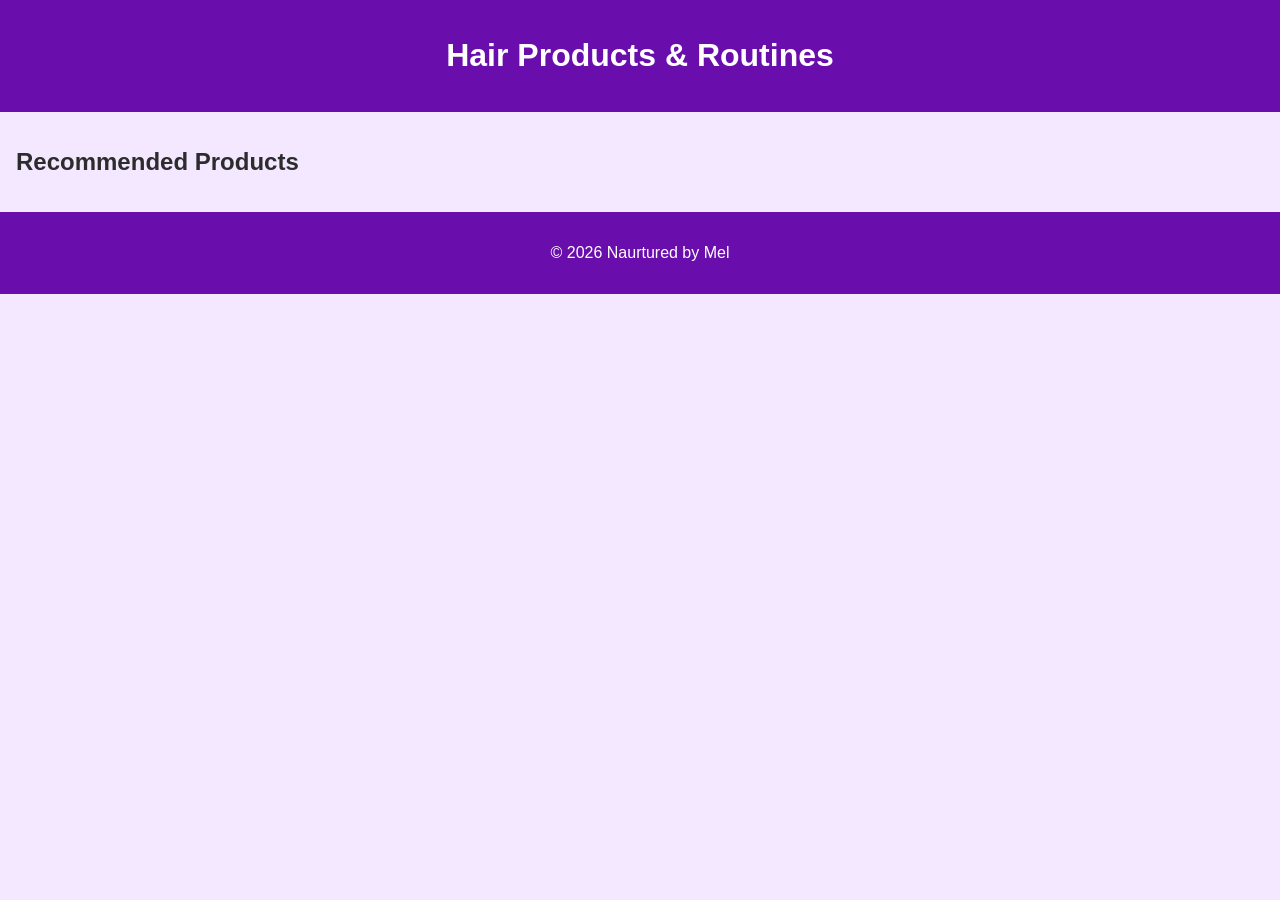
<file: final/routine.html>
<!DOCTYPE html>
<html lang="en">
<head>
<meta charset="UTF-8">
<meta name="viewport" content="width=device-width, initial-scale=1.0">

<title>Hair Products & Routines</title>

<meta name="description"
content="Browse recommended 4C hair products and routines.">

<meta name="author"
content="Prominence Ncube">
<link rel="icon" href="images/favicon.ico">

<link rel="stylesheet"
href="styles/base.css">

<link rel="stylesheet"
href="styles/larger.css">

<script type="module"
src="scripts/products.js"></script>

</head>

<body>

<header>
    <h1>Hair Products & Routines</h1>
</header>

<main>

<section>

<h2>Recommended Products</h2>

<div id="productsContainer"></div>

</section>

<dialog id="productModal">
<button id="closeModal">Close</button>

<div id="modalContent"></div>

</dialog>

</main>

<footer>
<p>&copy; 2026 Naurtured by Mel</p>
</footer>

</body>
</html>
</file>
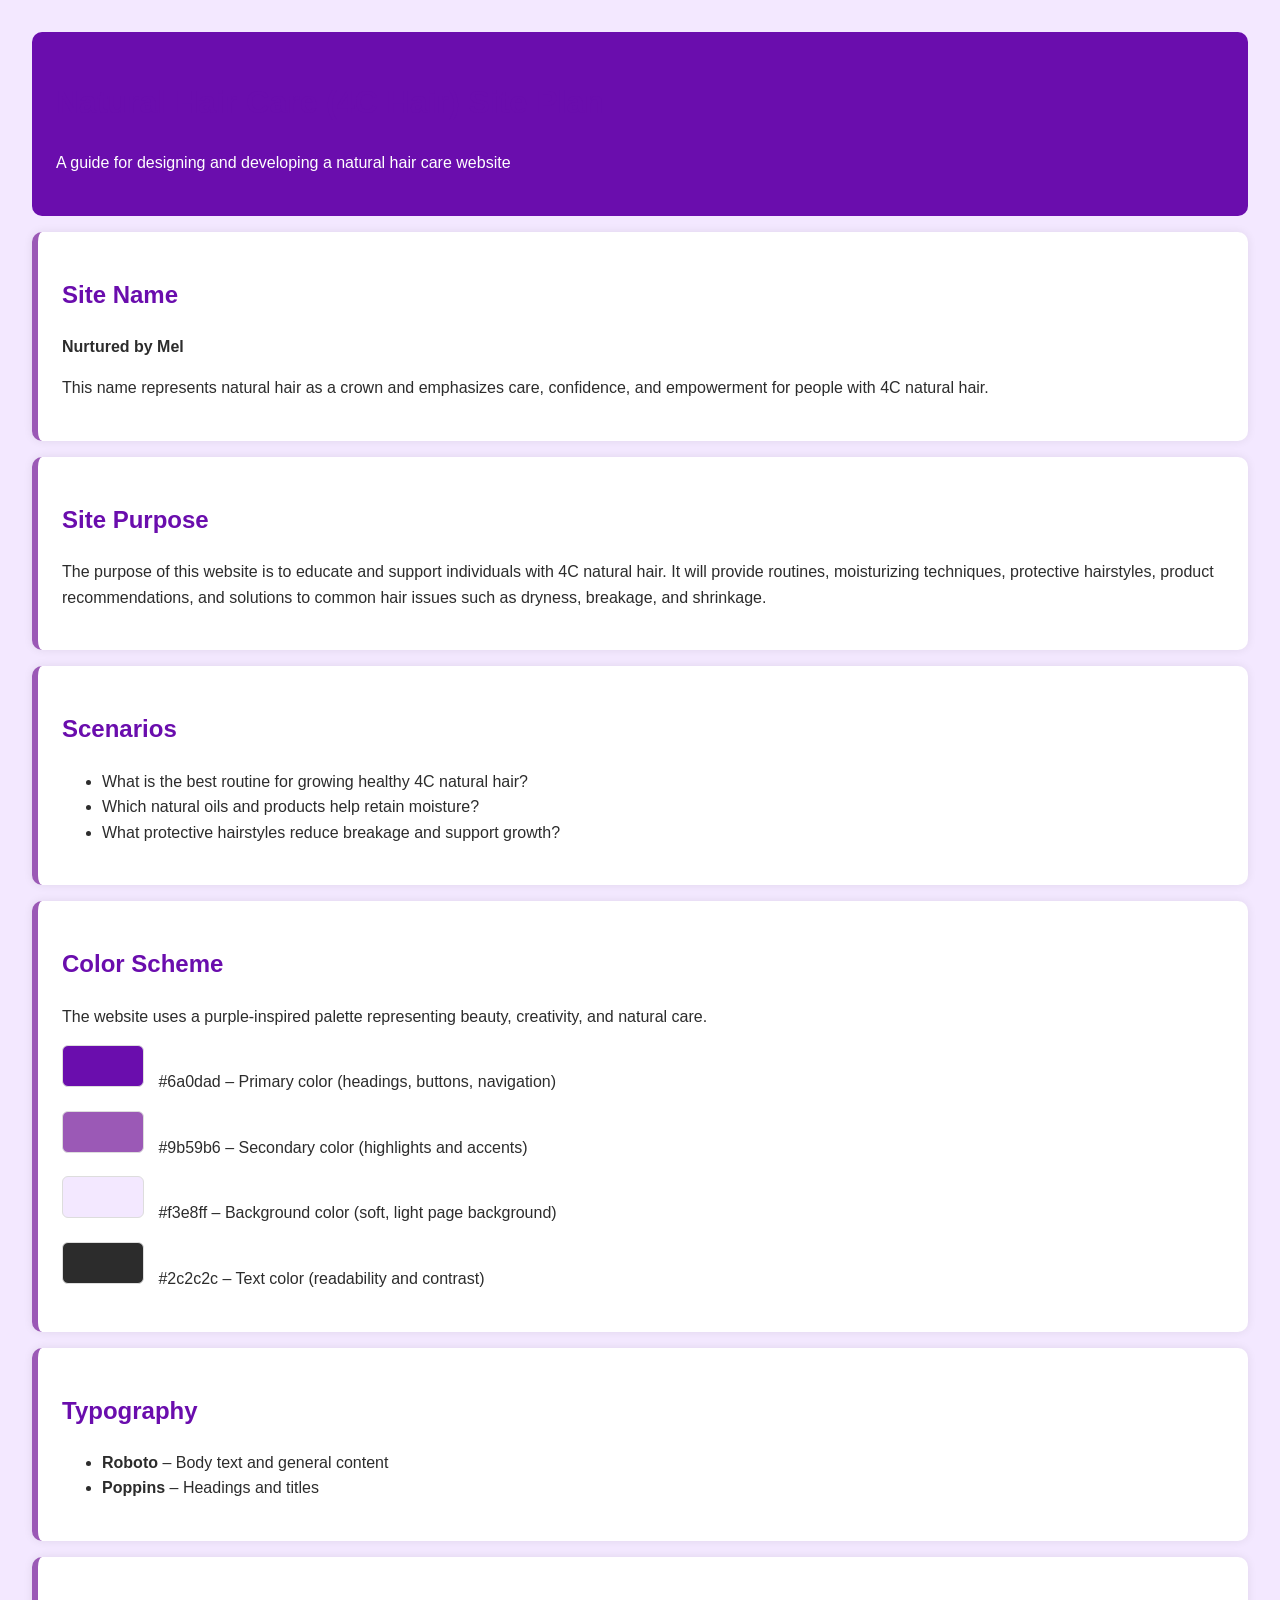
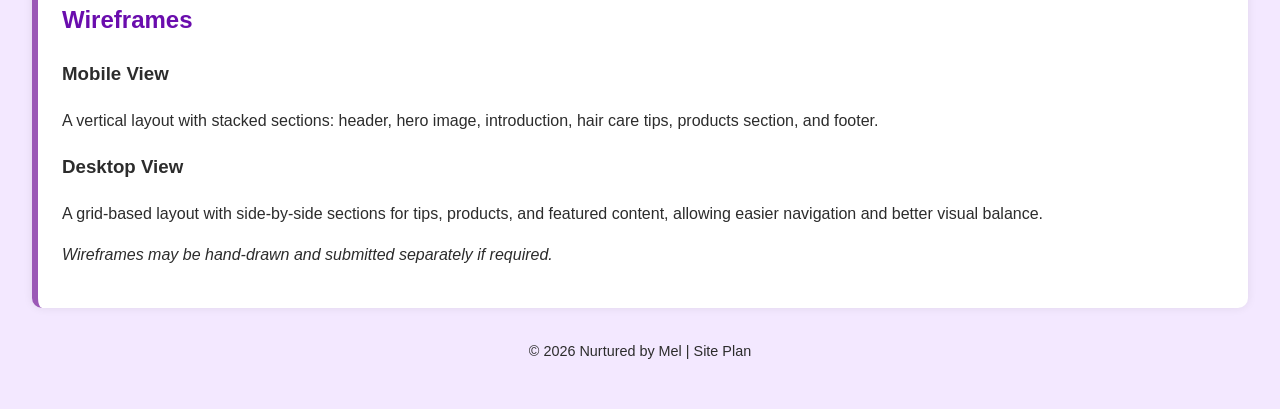
<file: final/siteplan.html>
<!DOCTYPE html>

<html lang="en">
<head>
    <meta charset="UTF-8">
    <meta name="viewport" content="width=device-width, initial-scale=1.0">


<title>Site Plan |Nurtured by Mel(4C Hair)</title>

<meta name="description" content="Site plan for a Natural Hair Care website focused on 4C hair routines, products, and styling tips.">
<meta name="author" content="Prominence Ncube">
 
    <link rel="icon" href="images/favicon.ico">

<style>
    body {
        font-family: Arial, sans-serif;
        line-height: 1.6;
        margin: 0;
        padding: 2rem;
        background: #f3e8ff;
        color: #2c2c2c;
    }

    header {
        background: #6a0dad;
        color: white;
        padding: 1.5rem;
        border-radius: 10px;
    }

    section {
        background: white;
        padding: 1.5rem;
        margin: 1rem 0;
        border-radius: 10px;
        box-shadow: 0 0 10px rgba(0,0,0,0.08);
        border-left: 6px solid #9b59b6;
    }

    h1, h2 {
        color: #6a0dad;
    }

    .color-box {
        display: inline-block;
        width: 80px;
        height: 40px;
        margin-right: 10px;
        border-radius: 6px;
        border: 1px solid #ddd;
    }

    footer {
        text-align: center;
        margin-top: 2rem;
        font-size: 0.9rem;
        color: #2c2c2c;
    }
</style>


</head>

<body>

<header>
    <h1>Natural Hair Care (4C Hair) Site Plan</h1>
    <p>A guide for designing and developing a natural hair care website</p>
</header>

<section>
    <h2>Site Name</h2>
    <p><strong>Nurtured by Mel</strong></p>
    <p>
        This name represents natural hair as a crown and emphasizes care,
        confidence, and empowerment for people with 4C natural hair.
    </p>
</section>

<section>
    <h2>Site Purpose</h2>
    <p>
        The purpose of this website is to educate and support individuals with 4C natural hair.
        It will provide routines, moisturizing techniques, protective hairstyles, product recommendations,
        and solutions to common hair issues such as dryness, breakage, and shrinkage.
    </p>
</section>

<section>
    <h2>Scenarios</h2>
    <ul>
        <li>What is the best routine for growing healthy 4C natural hair?</li>
        <li>Which natural oils and products help retain moisture?</li>
        <li>What protective hairstyles reduce breakage and support growth?</li>
    </ul>
</section>

<section>
    <h2>Color Scheme</h2>


<p>The website uses a purple-inspired palette representing beauty, creativity, and natural care.</p>

<p>
    <span class="color-box" style="background:#6a0dad;"></span>
    #6a0dad – Primary color (headings, buttons, navigation)
</p>

<p>
    <span class="color-box" style="background:#9b59b6;"></span>
    #9b59b6 – Secondary color (highlights and accents)
</p>

<p>
    <span class="color-box" style="background:#f3e8ff;"></span>
    #f3e8ff – Background color (soft, light page background)
</p>

<p>
    <span class="color-box" style="background:#2c2c2c;"></span>
    #2c2c2c – Text color (readability and contrast)
</p>


</section>

<section>
    <h2>Typography</h2>
    <ul>
        <li><strong>Roboto</strong> – Body text and general content</li>
        <li><strong>Poppins</strong> – Headings and titles</li>
    </ul>
</section>

<section>
    <h2>Wireframes</h2>


<h3>Mobile View</h3>
<p>
    A vertical layout with stacked sections: header, hero image, introduction,
    hair care tips, products section, and footer.
</p>

<h3>Desktop View</h3>
<p>
    A grid-based layout with side-by-side sections for tips, products, and featured content,
    allowing easier navigation and better visual balance.
</p>

<p><em>Wireframes may be hand-drawn and submitted separately if required.</em></p>


</section>

<footer>
    <p>&copy; 2026 Nurtured by Mel | Site Plan</p>
</footer>

</body>
</html>
</file>
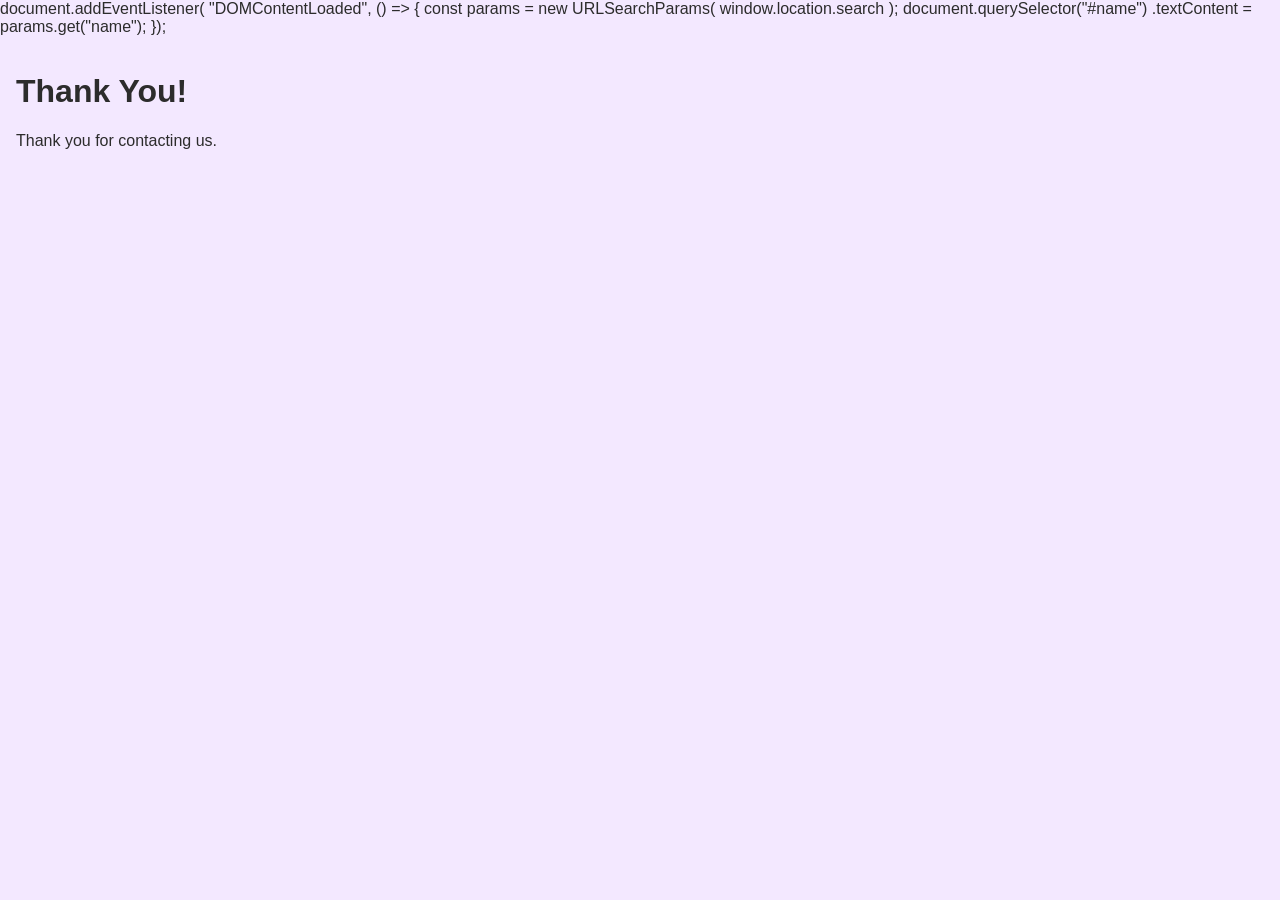
<file: final/thankyou.html>
<!DOCTYPE html>
<html lang="en">
<head>
<meta charset="UTF-8">

<title>Thank You</title>
<link rel="icon" href="images/favicon.ico">

<link rel="stylesheet"
href="styles/base.css">

<script type="module" src="scripts/home.js"></script>

document.addEventListener(
"DOMContentLoaded", () => {

const params =
new URLSearchParams(
window.location.search
);

document.querySelector("#name")
.textContent =
params.get("name");

});

</script>

</head>

<body>

<main>

<h1>Thank You!</h1>

<p>
Thank you
<span id="name"></span>
for contacting us.
</p>

</main>

</body>
</html>
</file>
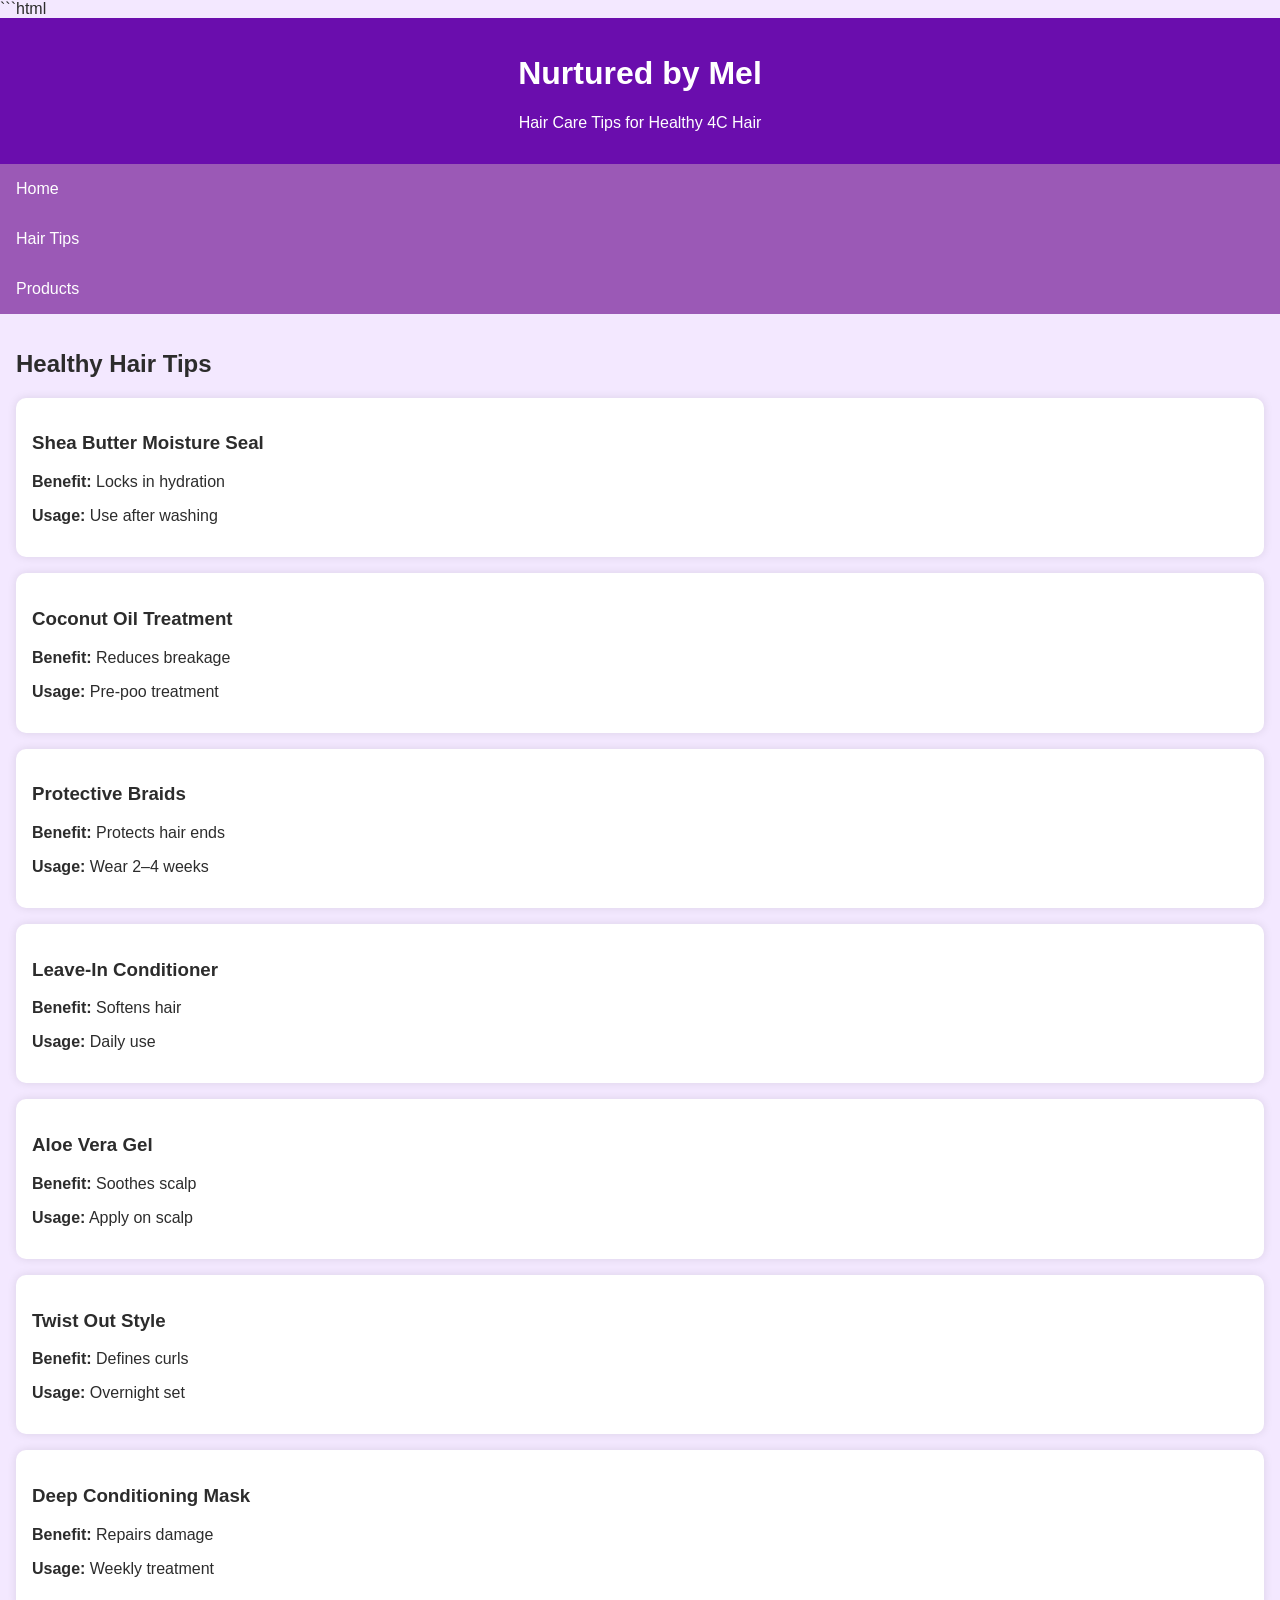
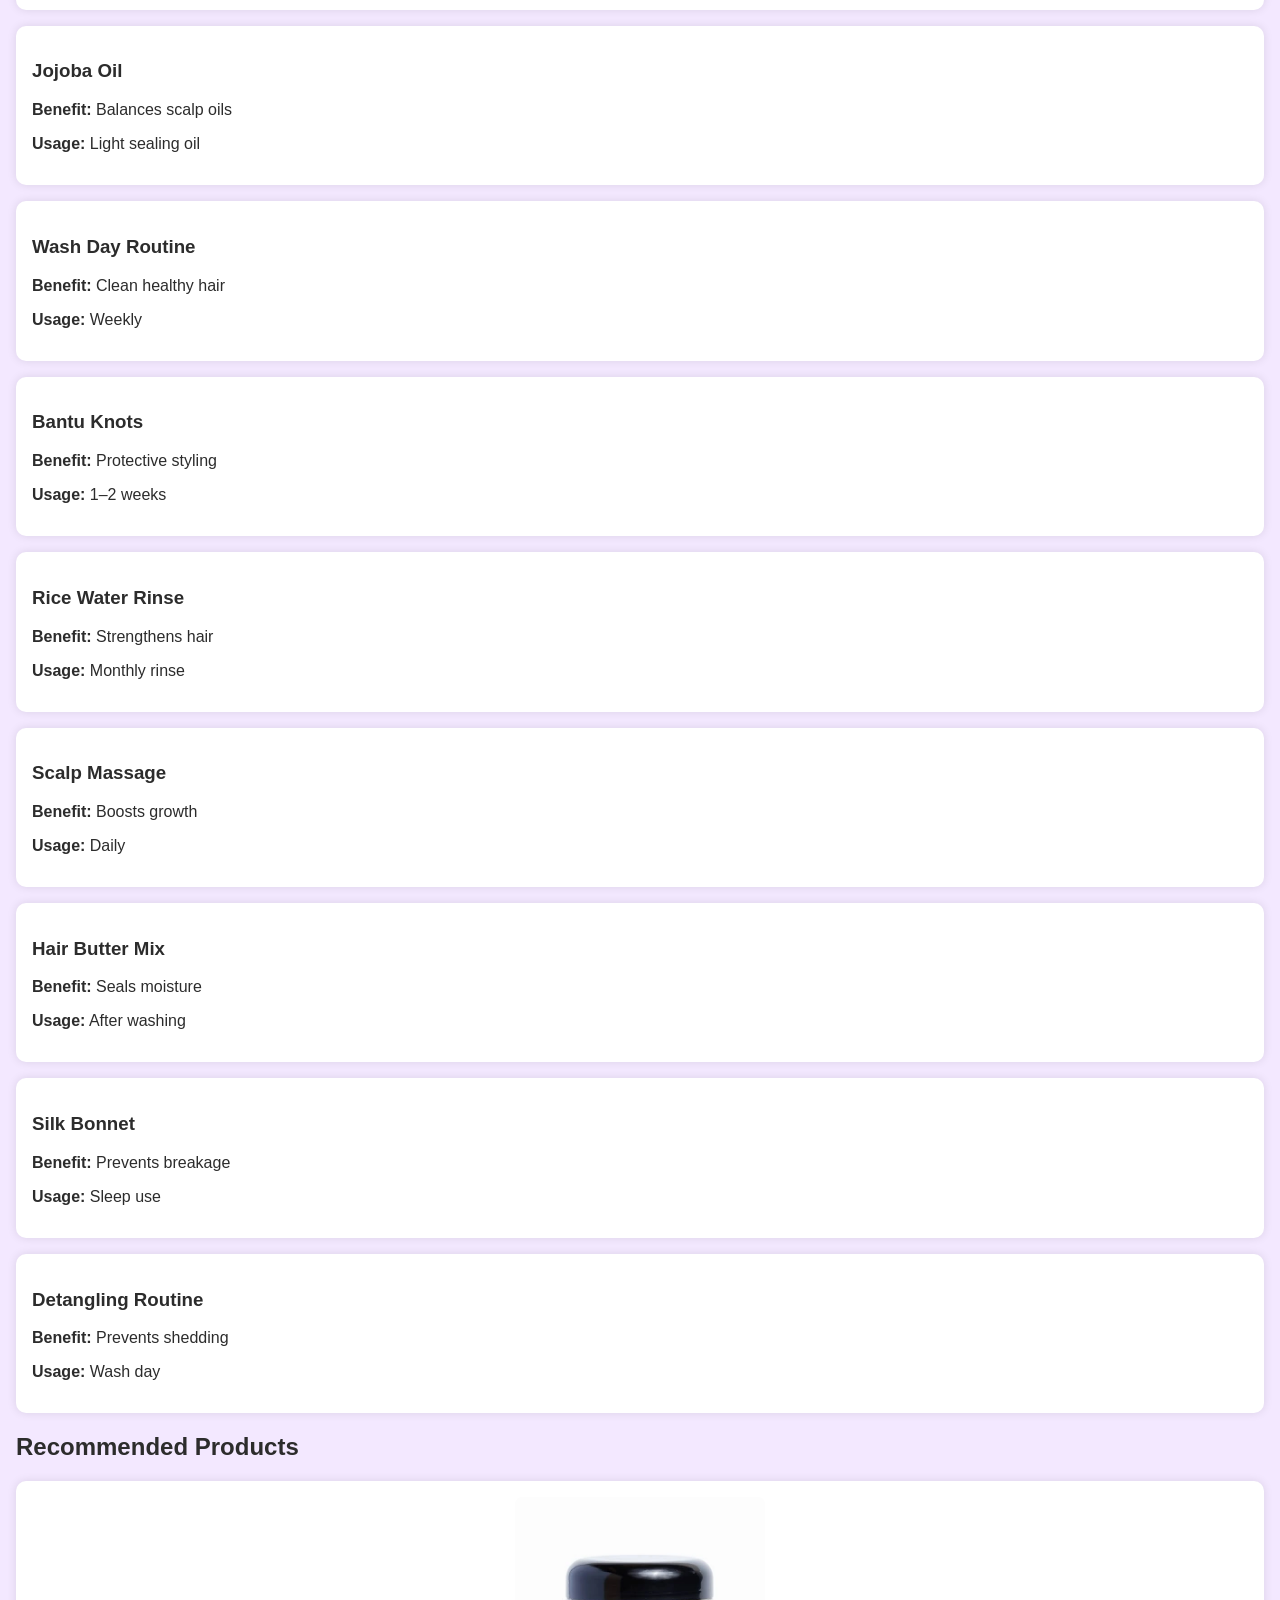
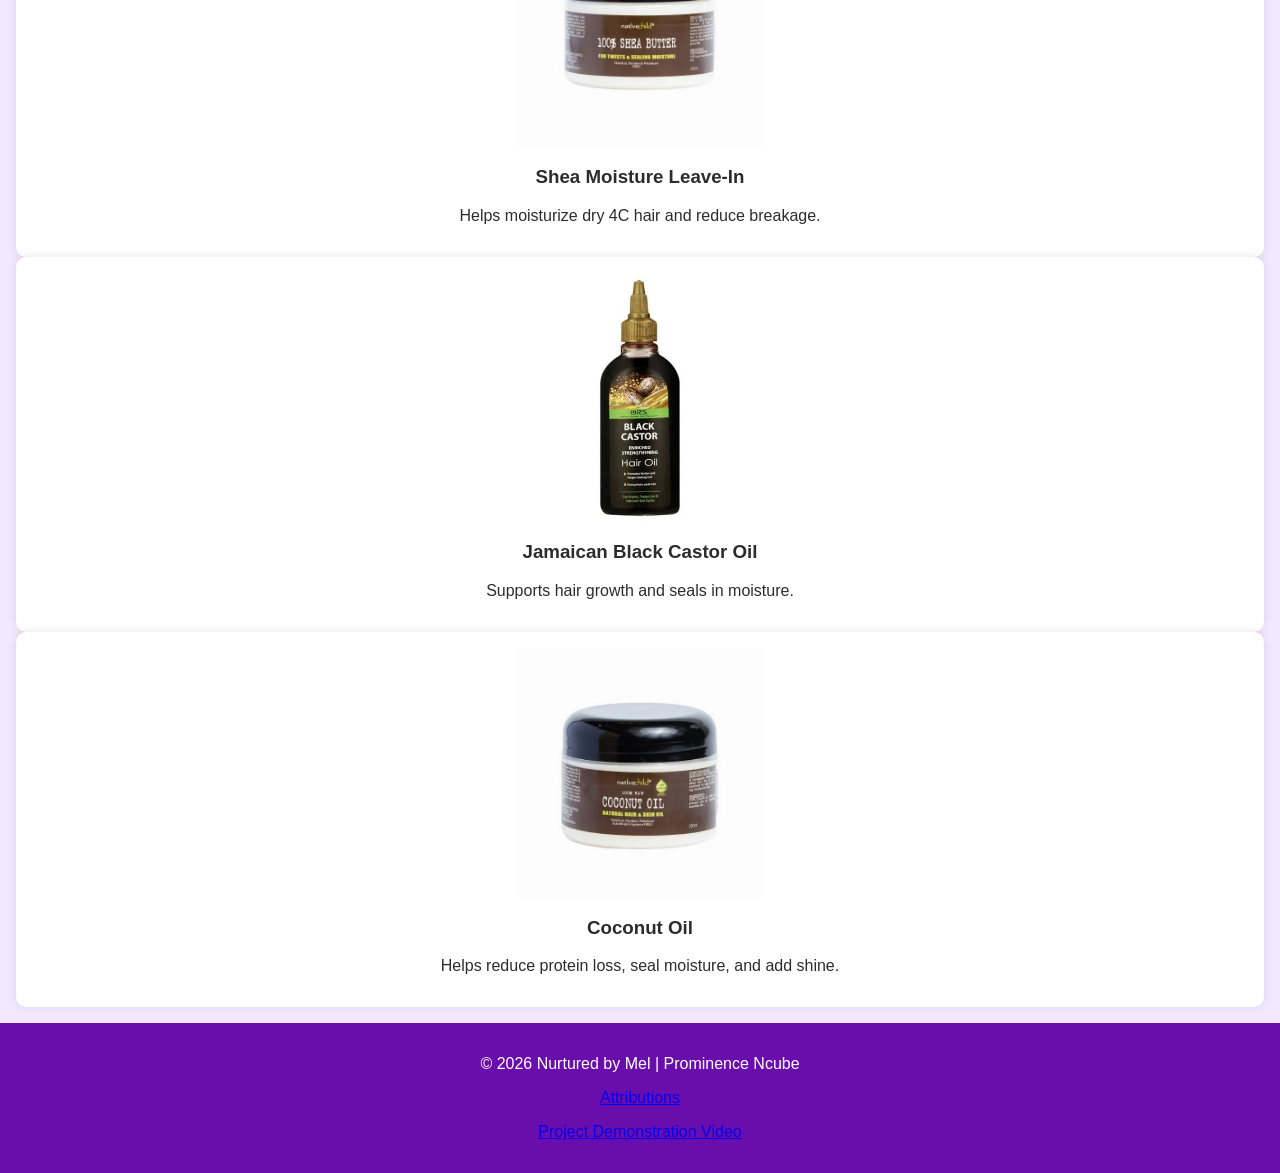
<file: final/tips.html>
```html
<!DOCTYPE html>
<html lang="en">
<head>
    <meta charset="UTF-8">
    <meta name="viewport" content="width=device-width, initial-scale=1.0">

    <title>Nurtured by Mel | Hair Tips</title>

    <meta name="description" content="Discover natural hair care tips, moisturizing techniques, and recommended products for healthy 4C hair.">

    <meta name="author" content="Prominence Ncube">

    <meta property="og:title" content="Nurtured by Mel">
    <meta property="og:description" content="Natural hair care tips and product recommendations for healthy 4C hair.">
    <meta property="og:image" content="images/logo.webp">
    <meta property="og:type" content="website">

    <link rel="icon" href="images/favicon.ico">

    <link rel="stylesheet" href="styles/base.css">
    <link rel="stylesheet" href="styles/larger.css">

    <script type="module" src="scripts/tips.js" defer></script>
</head>

<body>

<header>
    <h1>Nurtured by Mel</h1>
    <p>Hair Care Tips for Healthy 4C Hair</p>
</header>

<nav>
    <a href="index.html">Home</a>
    <a href="tips.html" aria-current="page">Hair Tips</a>
    <a href="products.html">Products</a>
</nav>

<main>

    <section>
        <h2>Healthy Hair Tips</h2>

        <div id="tips" class="grid">
            <!-- JavaScript-generated content goes here -->
        </div>
    </section>

    <section>
        <h2>Recommended Products</h2>

        <div class="products-grid">

            <article class="product-card">
                <img
                    src="images/sheabutter.webp"
                    alt="Shea Moisture Leave-In Conditioner"
                    loading="lazy"
                    width="300"
                    height="300"
                >

                <h3>Shea Moisture Leave-In</h3>

                <p>
                    Helps moisturize dry 4C hair and reduce breakage.
                </p>
            </article>

            <article class="product-card">
                <img
                    src="images/blackcasteroil.webp"
                    alt="Jamaican Black Castor Oil"
                    loading="lazy"
                    width="300"
                    height="300"
                >

                <h3>Jamaican Black Castor Oil</h3>

                <p>
                    Supports hair growth and seals in moisture.
                </p>
            </article>

            <article class="product-card">
                <img
                    src="images/coconutoil.webp"
                    alt="Coconut Oil"
                    loading="lazy"
                    width="300"
                    height="300"
                >

                <h3>Coconut Oil</h3>

                <p>
                    Helps reduce protein loss, seal moisture, and add shine.
                </p>
            </article>

        </div>
    </section>

</main>

<footer>
    <p>&copy; 2026 Nurtured by Mel | Prominence Ncube</p>

    <p>
        <a href="attributions.html">Attributions</a>
    </p>

    <p>
        <a href="https://youtube.com/" target="_blank">
            Project Demonstration Video
        </a>
    </p>
</footer>

</body>
</html>
</file>
<file: chamber/styles/small.css>
:root {
    --primary: #0b6e4f;
    --secondary: #ffffff;
    --text: #222222;
}

/* =========================
   GLOBAL
========================= */

body {
    font-family: Arial, sans-serif;
    margin: 0;
    background-color: #ffffff;
    color: var(--text);
    line-height: 1.6;
}

img {
    max-width: 100%;
    height: auto;
}

/* =========================
   HEADER
========================= */

header {
    background-color: var(--primary);
    color: var(--secondary);
    padding: 1rem;
}

.logo {
    display: flex;
    align-items: center;
    gap: 1rem;
}

.logo img {
    width: 50px;
}

.navigation {
    display: flex;
    flex-direction: column;
    gap: 0.5rem;
    margin-top: 1rem;
}

.navigation a {
    color: var(--secondary);
    text-decoration: none;
    padding: 0.5rem;
}

.navigation a:hover,
.navigation a.active {
    background-color: var(--secondary);
    color: var(--primary);
    font-weight: 700;
}

/* =========================
   MAIN
========================= */

main {
    padding: 1rem;
}

/* =========================
   HERO
========================= */

.hero {
    position: relative;
}

.hero img {
    width: 100%;
    display: block;
    border-radius: 10px;
}

.hero-overlay {
    position: absolute;
    inset: 0;
    background-color: rgba(0, 0, 0, 0.4);
    border-radius: 10px;
}

.hero-text {
    position: absolute;
    top: 50%;
    left: 10%;
    transform: translateY(-50%);
    color: var(--secondary);
    max-width: 300px;
}

.hero-text h1 {
    font-size: 1.8rem;
    margin-bottom: 1rem;
}

.cta-button {
    display: inline-block;
    background-color: var(--primary);
    color: var(--secondary);
    padding: 0.8rem 1.5rem;
    text-decoration: none;
    border-radius: 8px;
    margin-top: 1rem;
    font-weight: bold;
}

.cta-button:hover {
    background-color: #09543d;
}

/* =========================
   HOME GRID
========================= */

.home-grid {
    display: grid;
    gap: 1rem;
    padding: 1rem 0;
}

.card {
    background: var(--secondary);
    padding: 1rem;
    border-radius: 10px;
    box-shadow: 0 0 10px rgba(0, 0, 0, 0.1);
}

/* =========================
   MEMBER DIRECTORY
========================= */

.view-buttons {
    margin-bottom: 1rem;
}

#members.grid {
    display: grid;
    grid-template-columns: 1fr;
    gap: 1rem;
}

#members.list {
    display: flex;
    flex-direction: column;
    gap: 1rem;
}

.member-card {
    background-color: #f4f4f4;
    border: 1px solid #ccc;
    border-radius: 12px;
    overflow: hidden;
    padding: 1rem;
    transition: transform 0.3s ease;
}

.member-card:hover {
    transform: scale(1.02);
}

.image-container img {
    width: 100%;
    height: 200px;
    object-fit: cover;
    border-radius: 8px;
}

.member-info {
    margin-top: 1rem;
}

.member-info h3 {
    margin: 0 0 0.5rem 0;
    color: var(--primary);
}

.member-info a {
    display: inline-block;
    margin: 0.5rem 0;
    color: var(--primary);
    text-decoration: none;
    font-weight: bold;
}

.member-info a:hover {
    text-decoration: underline;
}

/* =========================
   WEATHER
========================= */

.weather-info {
    margin-bottom: 1rem;
}

#weather-icon {
    width: 80px;
    height: 80px;
}

/* =========================
   SPOTLIGHTS
========================= */

#spotlights {
    display: grid;
    gap: 1rem;
}

.spotlight {
    border-top: 1px solid #ccc;
    padding-top: 1rem;
}

.spotlight img {
    width: 120px;
}

/* =========================
   JOIN PAGE
========================= */

.join-container {
    display: grid;
    gap: 2rem;
}

.application-form,
.membership-levels,
.membership-info {
    margin-bottom: 2rem;
}

form {
    display: grid;
    gap: 1rem;
}

form label {
    display: grid;
    gap: 0.25rem;
}

form input,
form select,
form textarea {
    padding: 0.75rem;
}

/* =========================
   MEMBERSHIP CARDS
========================= */

.membership-cards {
    display: grid;
    gap: 1rem;
}

.membership-card {
    opacity: 0;
    animation: fadeIn 1s forwards;
}

.membership-card:nth-child(2) {
    animation-delay: 0.3s;
}

.membership-card:nth-child(3) {
    animation-delay: 0.6s;
}

.membership-card:nth-child(4) {
    animation-delay: 0.9s;
}

/* =========================
   ANIMATION
========================= */

@keyframes fadeIn {
    from {
        opacity: 0;
        transform: translateY(25px);
    }
    to {
        opacity: 1;
        transform: translateY(0);
    }
}

/* =========================
   DIALOG
========================= */

dialog {
    padding: 1rem;
    border: none;
    border-radius: 10px;
}

/* =========================
   FOOTER
========================= */

footer {
    background-color: var(--primary);
    color: var(--secondary);
    padding: 1rem;
    text-align: center;
}
</file>
<file: chamber/styles/larger.css>
@media screen and (min-width: 768px) {

    /* NAVIGATION */
    .navigation {
        flex-direction: row;
        justify-content: flex-end;
        gap: 1rem;  
    }

    /* MEMBER DIRECTORY GRID */
    #members.grid {
        grid-template-columns: repeat(3, 1fr);
    }

    /* HOME PAGE GRID */
    .home-grid {
        grid-template-columns: 1fr 1fr 1fr;
    }

    /* HERO TEXT */
    .hero-text {
        max-width: 500px;
    }
    .hero-text h1 {
        font-size: 3rem;
    }


}.join-container {
    grid-template-columns: 2fr 1fr;
}
    /* FOOTER */
    footer {
        display: flex;
        justify-content: space-between;
        align-items: center;
    }
</file>
<file: final/styles/base.css>
:root {
    --primary: #6a0dad;
    --secondary: #9b59b6;
    --bg: #f3e8ff;
    --text: #2c2c2c;
}

body {
    font-family: "Roboto", sans-serif;
    margin: 0;
    background: var(--bg);
    color: var(--text);
}

header {
    background: var(--primary);
    color: white;
    padding: 1rem;
    text-align: center;
}

nav {
    display: flex;
    flex-direction: column;
    background: var(--secondary);
}

nav a {
    color: white;
    padding: 1rem;
    text-decoration: none;
}

nav a:hover {
    background: var(--primary);
}

main {
    padding: 1rem;
}

.grid {
    display: grid;
    gap: 1rem;
}

.card {
    background: white;
    padding: 1rem;
    border-radius: 10px;
    box-shadow: 0 0 10px rgba(0,0,0,0.1);
}
.products {
    display: grid;
    gap: 1rem;
}

.product-card {
    background: white;
    padding: 1rem;
    border-radius: 10px;
    text-align: center;
    box-shadow: 0 0 10px rgba(0,0,0,.1);
}

.product-card img {
    width: 100%;
    max-width: 250px;
    height: auto;
    border-radius: 8px;
}
button {
    background: var(--primary);
    color: white;
    border: none;
    padding: 0.5rem;
    cursor: pointer;
}

button:hover {
    background: #4b0a82;
}

footer {
    text-align: center;
    padding: 1rem;
    background: var(--primary);
    color: white;
}
</file>
<file: final/styles/larger.css>
@media screen and (min-width: 768px){

#menuBtn{
display:none;
}

nav ul{
display:flex;
gap:1rem;
}

.tips-grid{
display:grid;
grid-template-columns:repeat(3,1fr);
gap:1rem;
}

#productsContainer{
display:grid;
grid-template-columns:
repeat(auto-fit,minmax(250px,1fr));
}

}
</file>
<file: chamber/styles/discover.css>
.discover-grid {
    display: grid;
    gap: 1rem;
    margin-top: 1rem;

    grid-template-areas:
        "card1"
        "card2"
        "card3"
        "card4"
        "card5"
        "card6"
        "card7"
        "card8";
}

.discover-grid article:nth-child(1) { grid-area: card1; }
.discover-grid article:nth-child(2) { grid-area: card2; }
.discover-grid article:nth-child(3) { grid-area: card3; }
.discover-grid article:nth-child(4) { grid-area: card4; }
.discover-grid article:nth-child(5) { grid-area: card5; }
.discover-grid article:nth-child(6) { grid-area: card6; }
.discover-grid article:nth-child(7) { grid-area: card7; }
.discover-grid article:nth-child(8) { grid-area: card8; }

.discover-grid article {
    background: white;
    border-radius: 10px;
    padding: 1rem;
    box-shadow: 0 0 10px rgba(0,0,0,.1);
}

.discover-grid img {
    width: 100%;
    border-radius: 8px;
}

.discover-grid button {
    background: var(--primary);
    color: white;
    border: none;
    padding: .75rem 1rem;
    border-radius: 5px;
    cursor: pointer;
}

@media screen and (min-width: 641px) {

    .discover-grid {
        grid-template-columns: 1fr 1fr;

        grid-template-areas:
            "card1 card2"
            "card3 card4"
            "card5 card6"
            "card7 card8";
    }

    .discover-grid img {
        transition: transform .3s ease;
    }

    .discover-grid img:hover {
        transform: scale(1.05);
    }
}

@media screen and (min-width: 1025px) {

    .discover-grid {
        grid-template-columns: repeat(4, 1fr);

        grid-template-areas:
            "card1 card1 card2 card3"
            "card4 card5 card5 card6"
            "card7 card8 card8 card6";
    }
}
</file>
